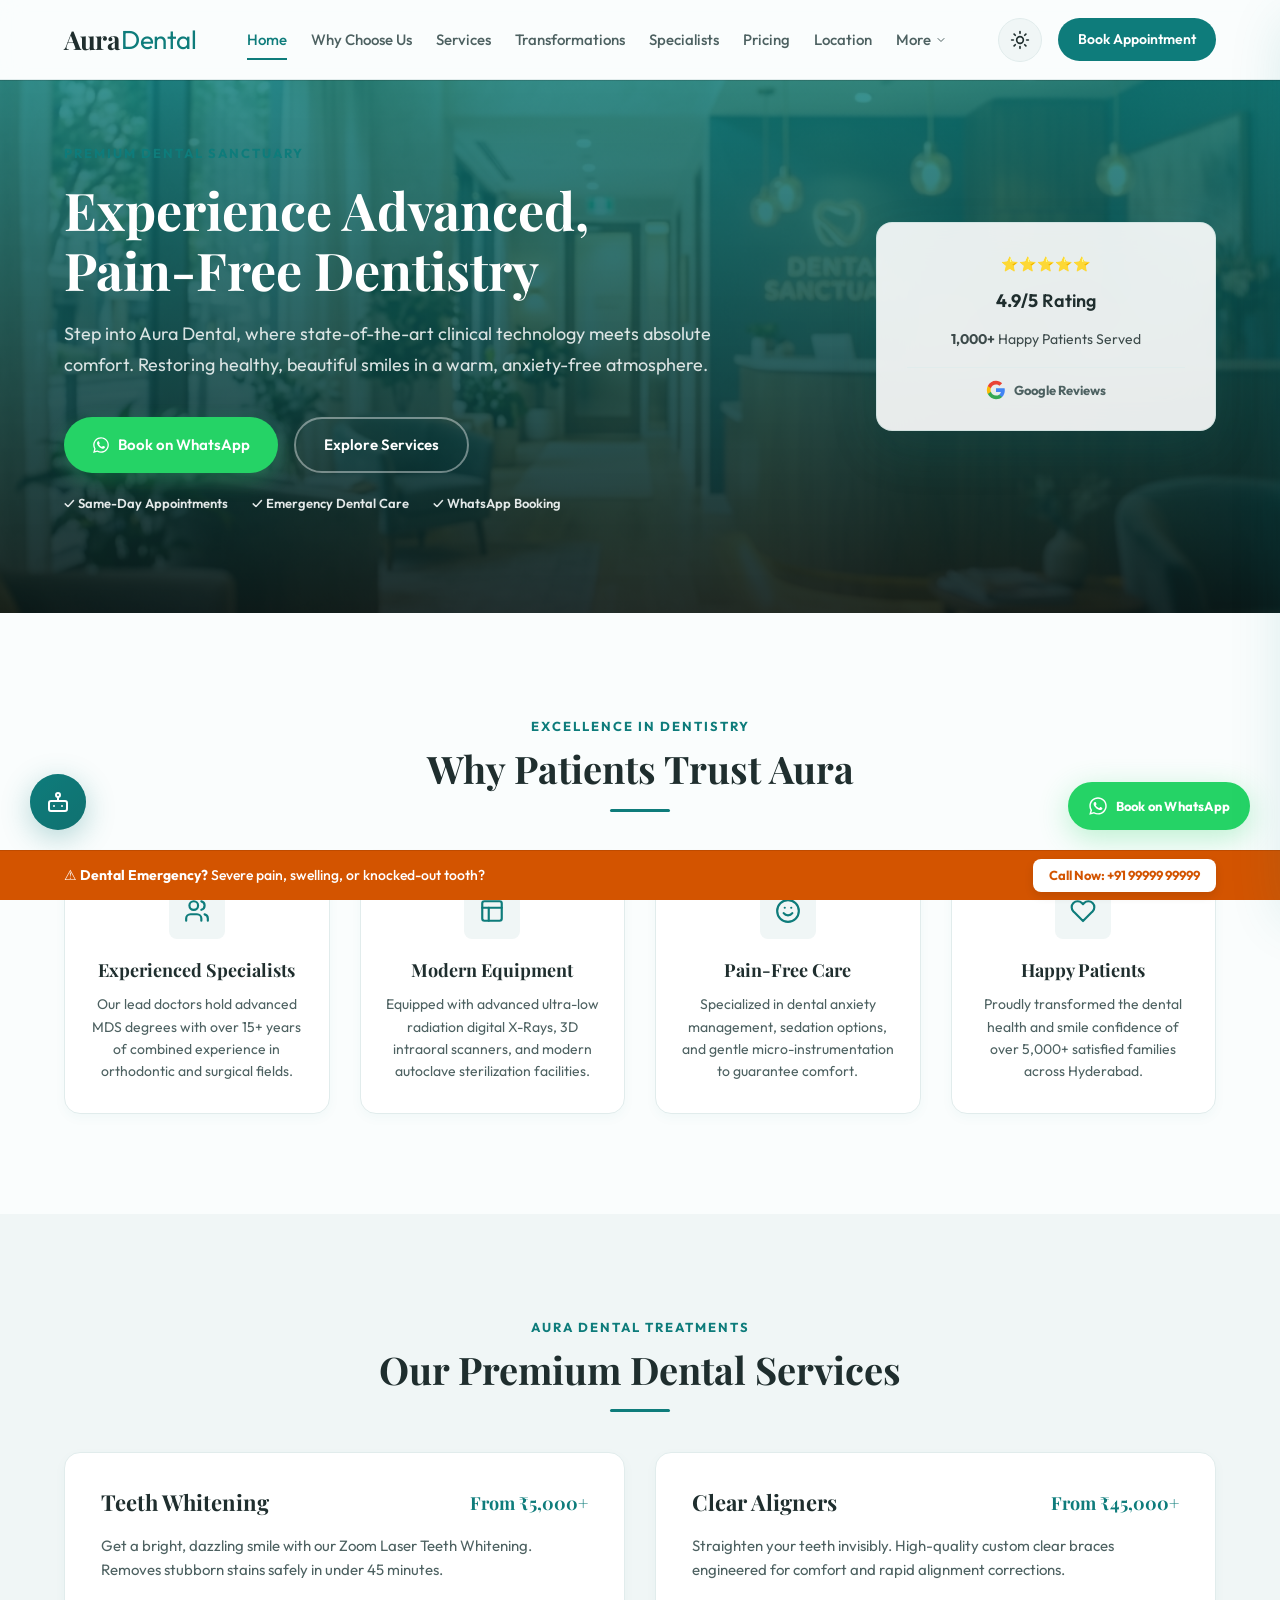
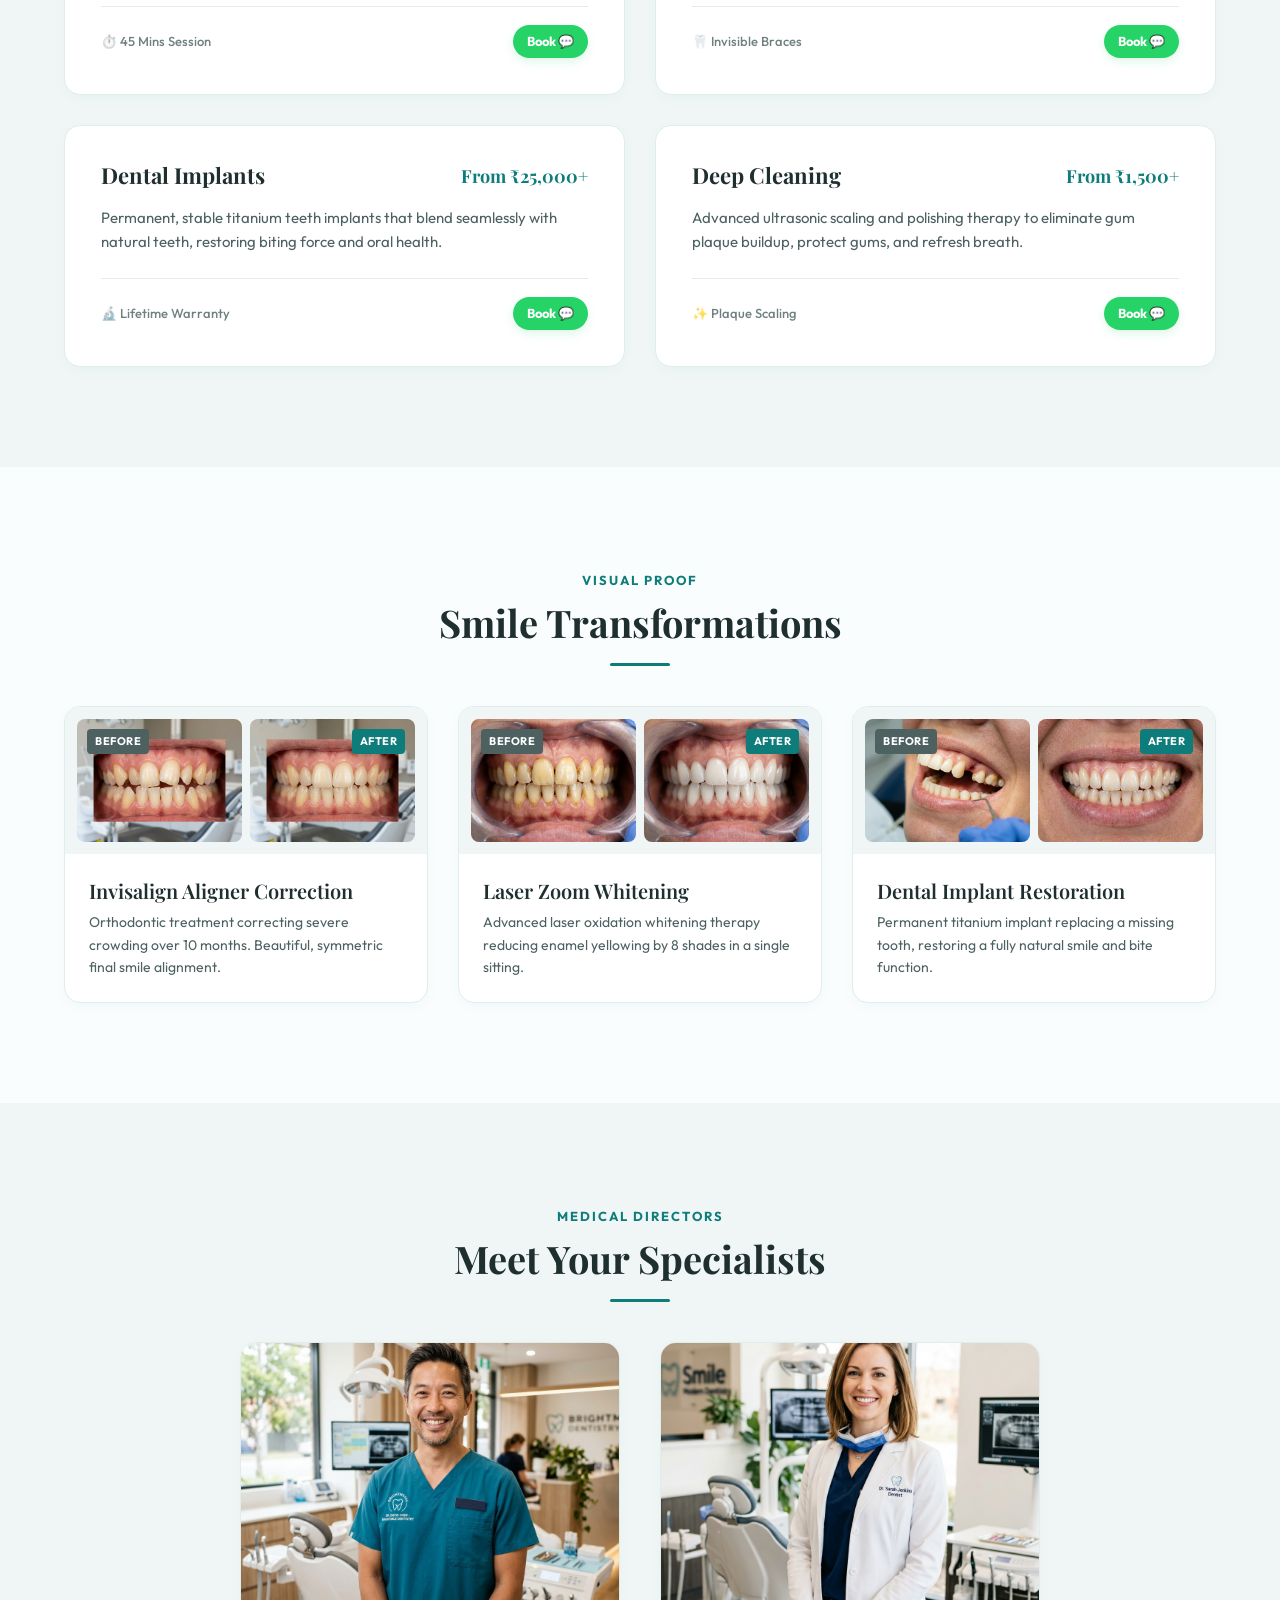
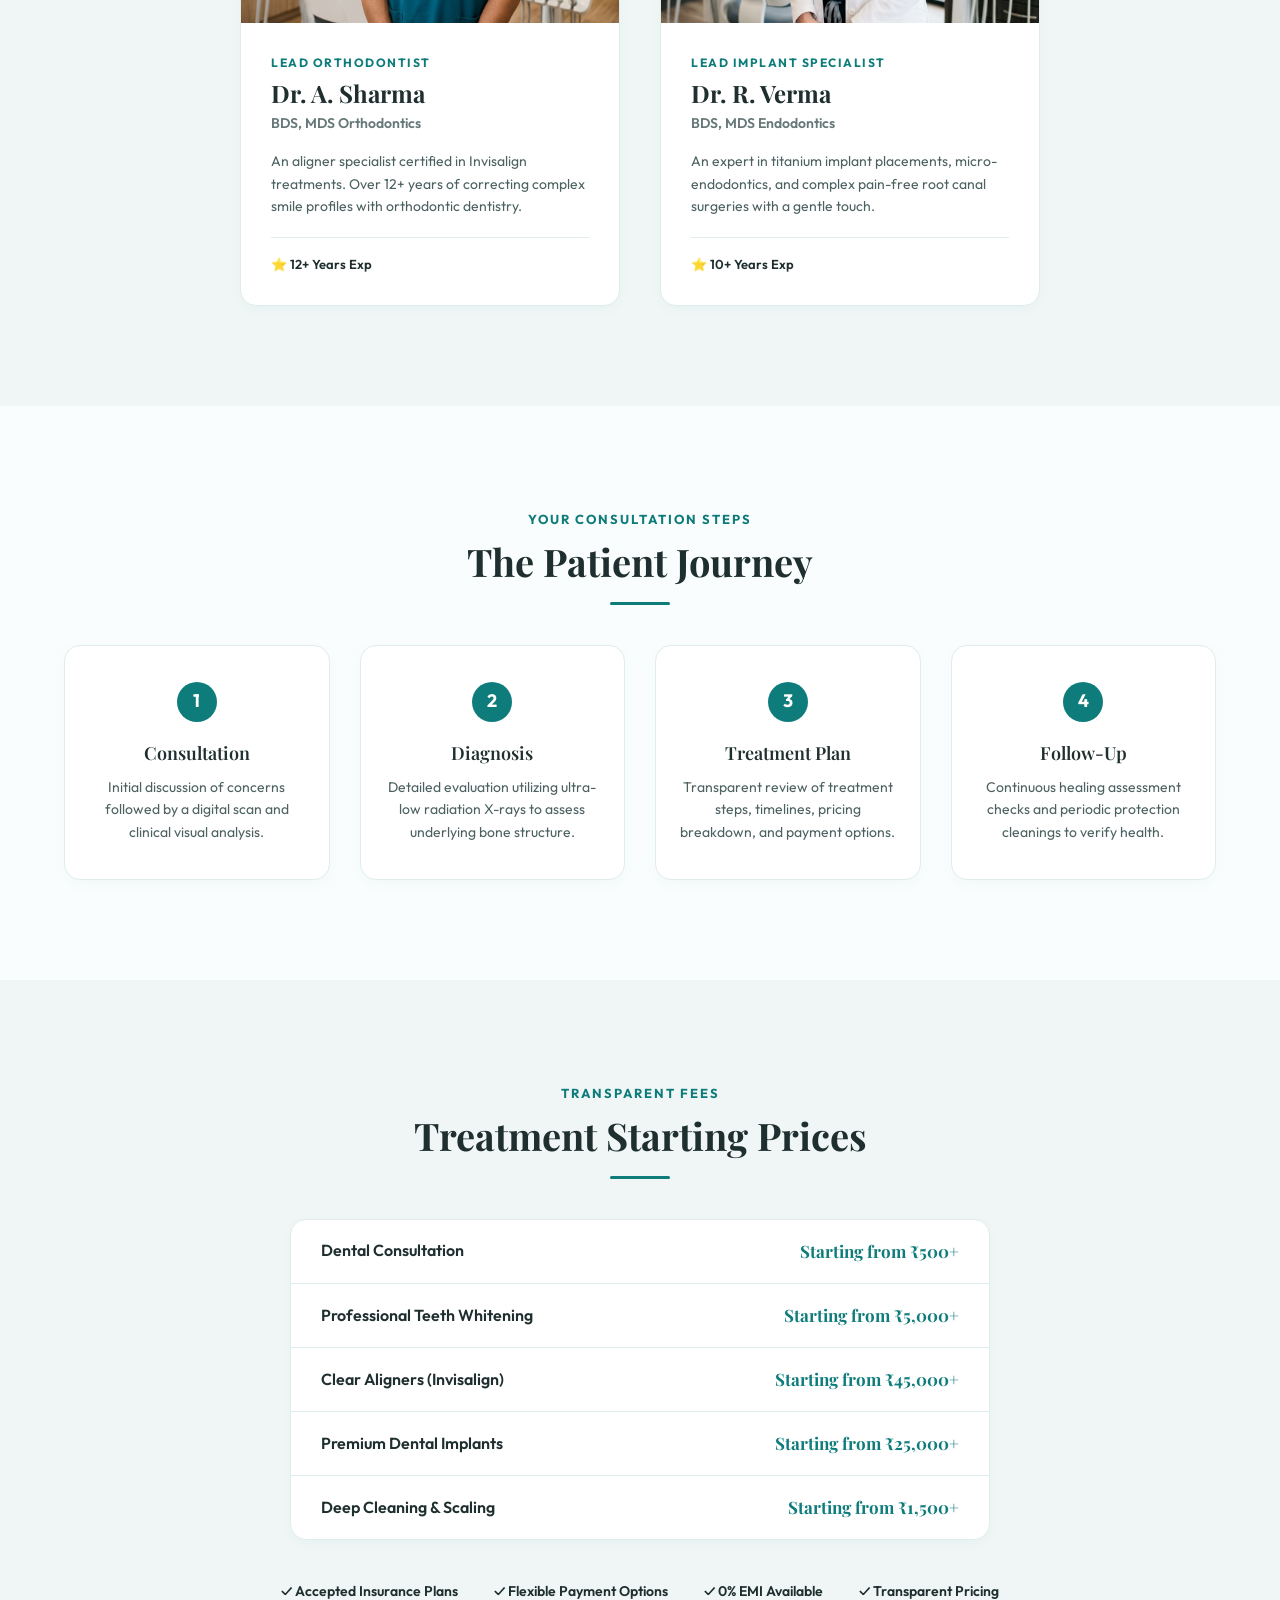
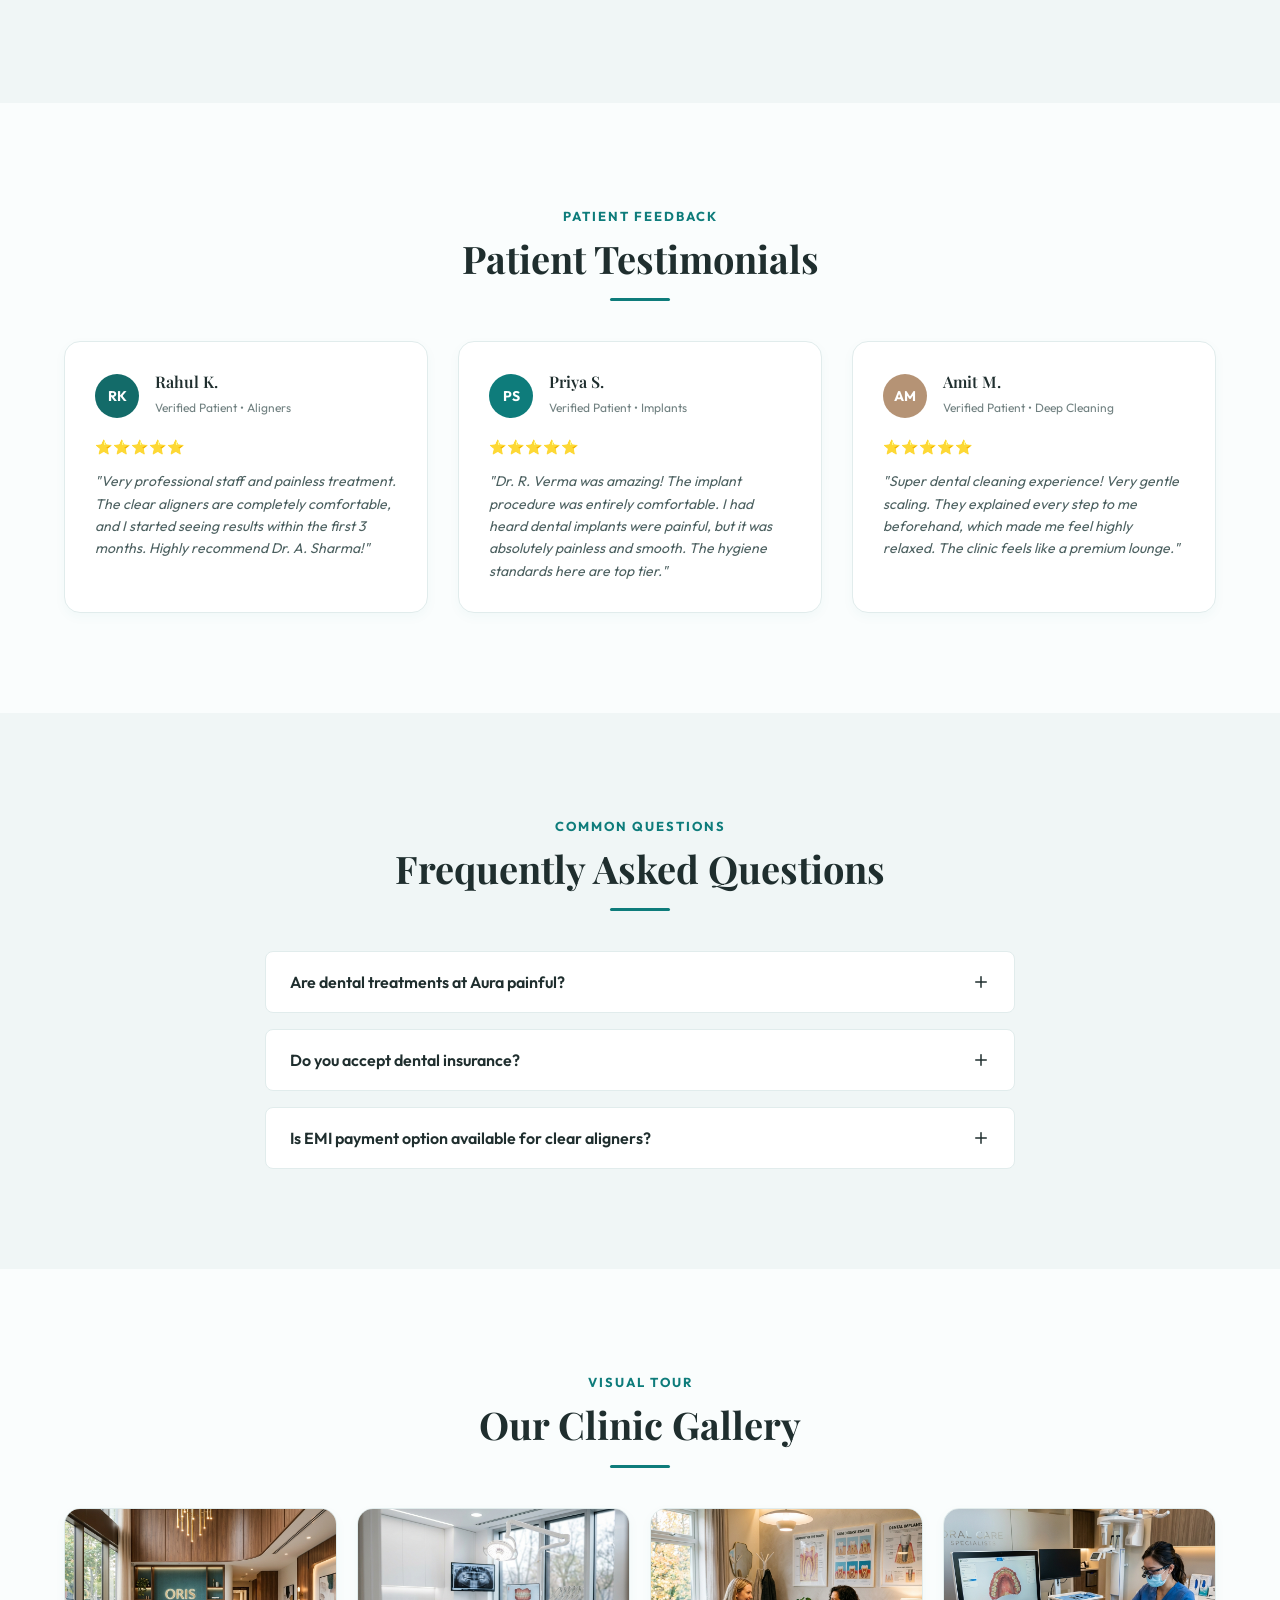
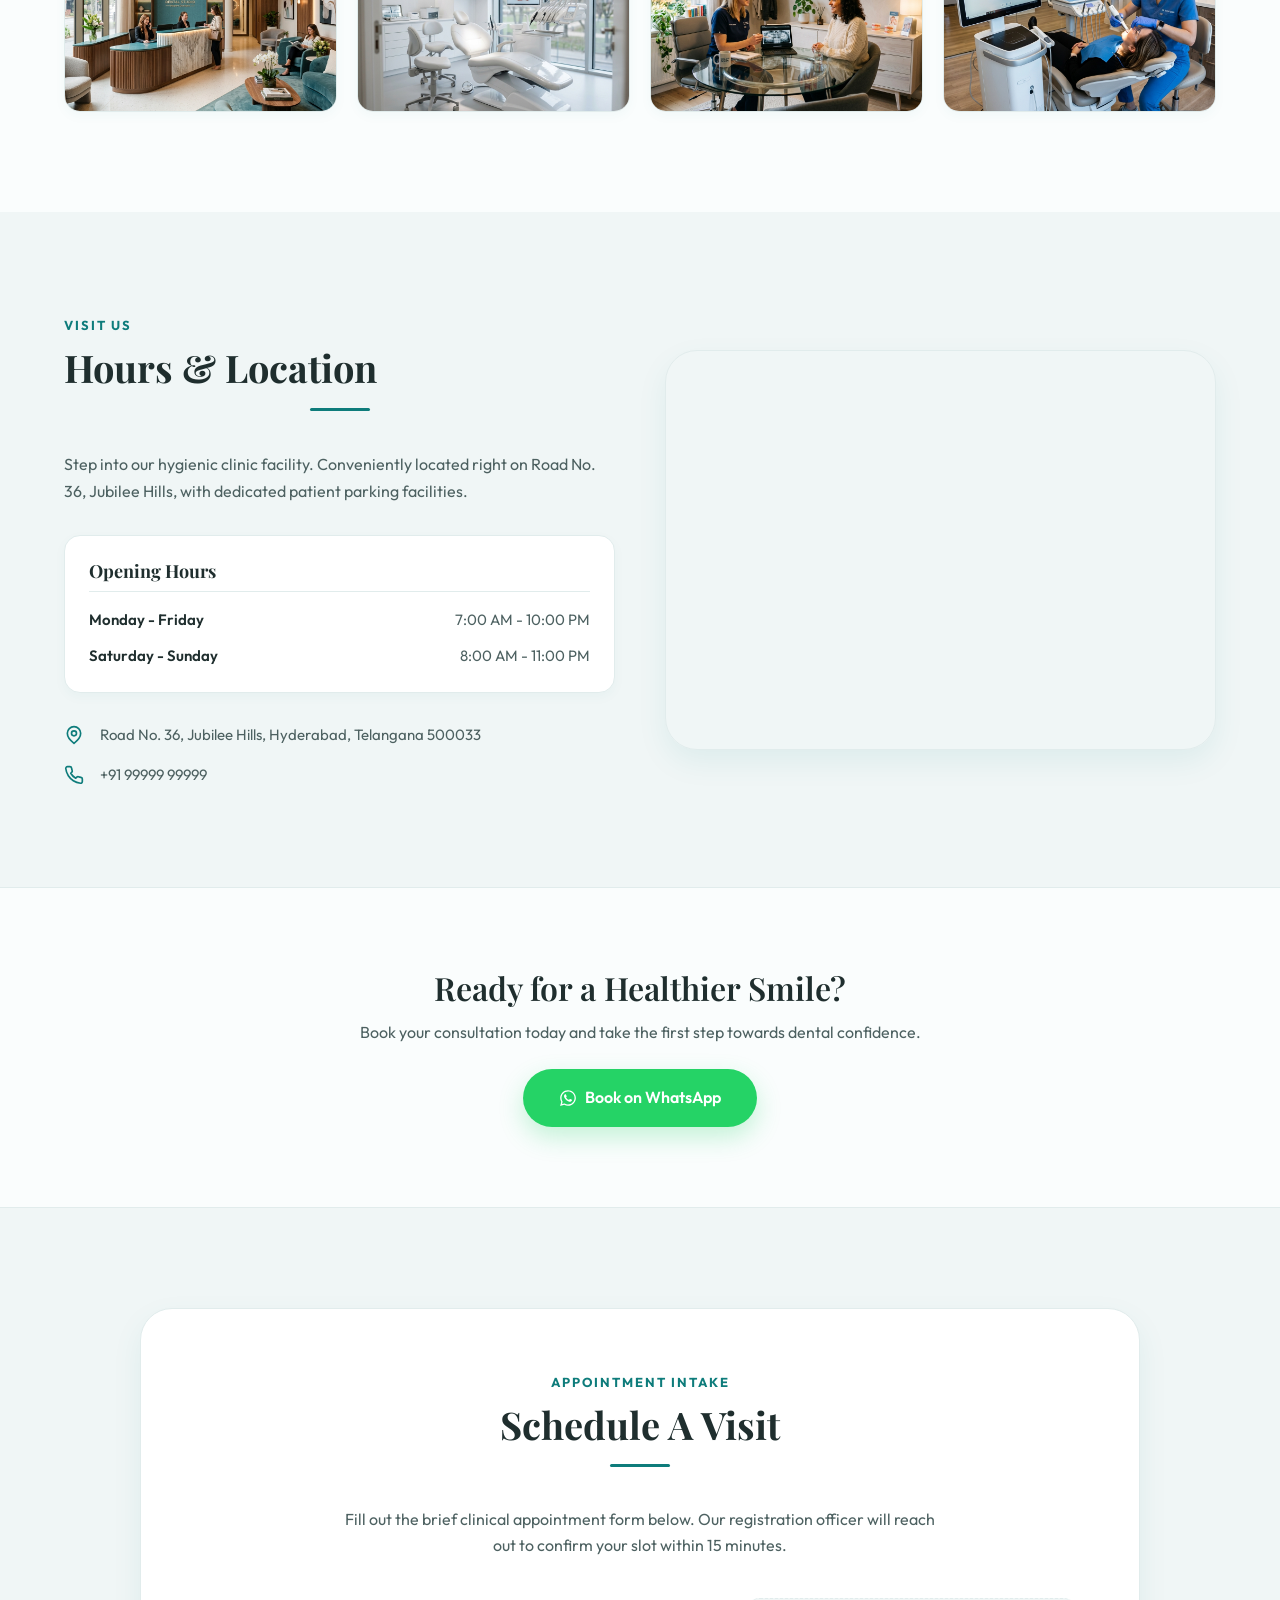
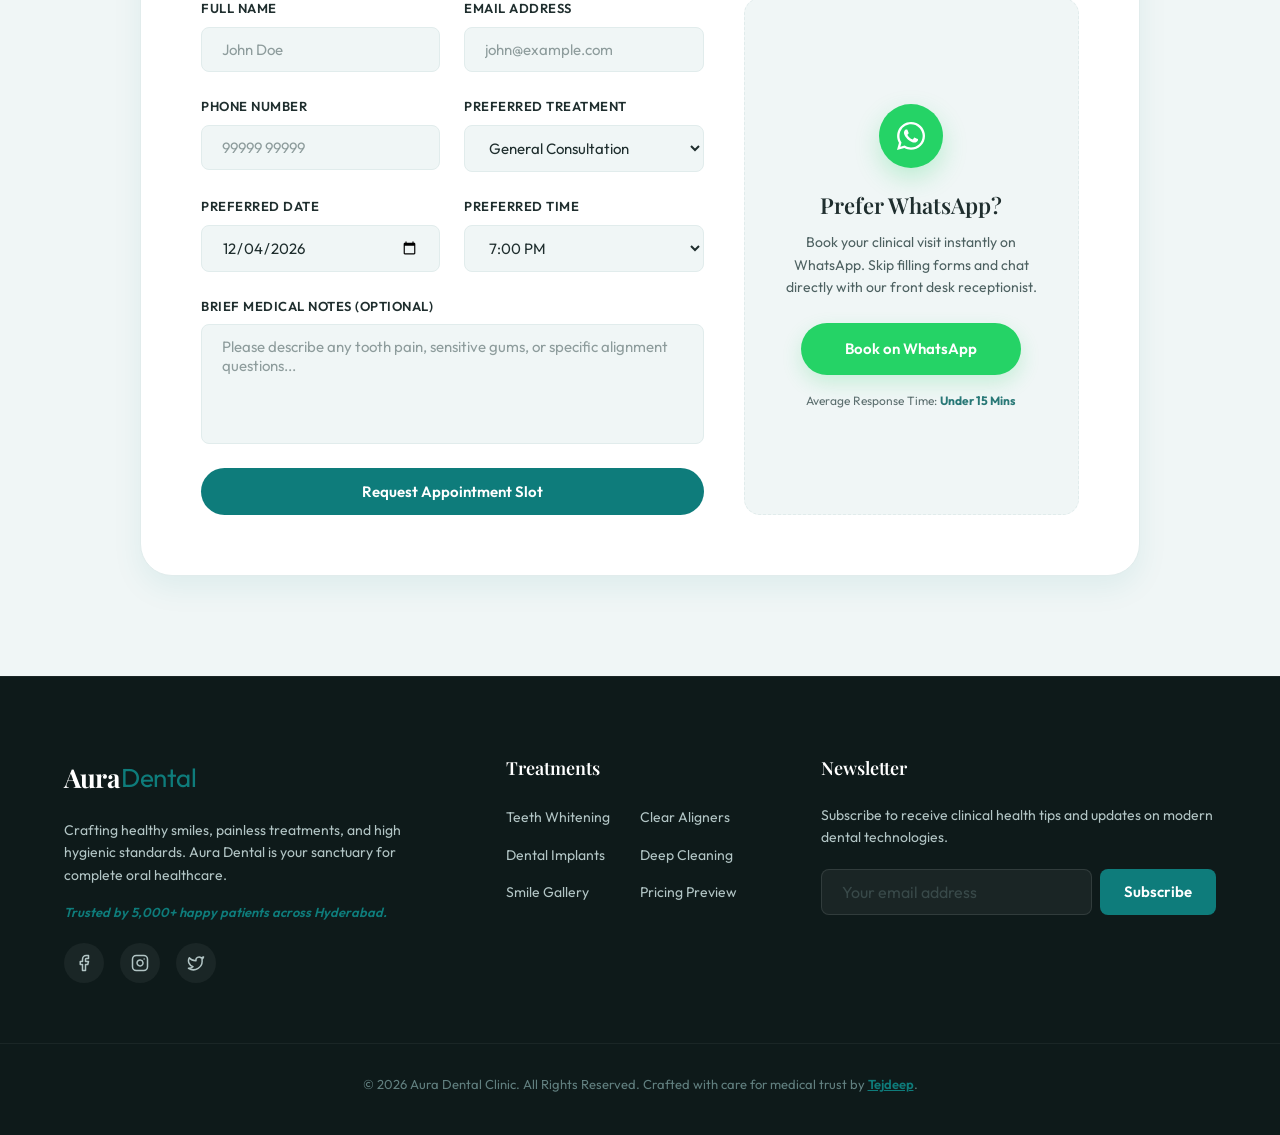
<file: index.html>
<!DOCTYPE html>
<html lang="en">
<head>
  <meta charset="UTF-8">
  <link rel="icon" href="favicon.svg" type="image/svg+xml">
  <meta name="viewport" content="width=device-width, initial-scale=1.0">
  
  <!-- Primary SEO Meta Tags -->
  <title>Aura Dental Clinic | Premium Pain-Free Dentistry Jubilee Hills</title>
  <meta name="description" content="Welcome to Aura Dental Clinic, your premium sanctuary for advanced, pain-free dental care in Jubilee Hills, Hyderabad. Offering clear aligners, dental implants, teeth whitening, and general dentistry. Book your appointment today!">
  <meta name="keywords" content="Dental Clinic Hyderabad, Dentist Jubilee Hills, Pain-free Dental Clinic, Clear Aligners Hyderabad, Dental Implants Hyderabad, Teeth Whitening, Dentist near me">
  <meta name="author" content="Aura Dental Clinic">
  <link rel="canonical" href="https://auradentalclinic.com">

  <!-- Google Fonts -->
  <link rel="preconnect" href="https://fonts.googleapis.com">
  <link rel="preconnect" href="https://fonts.gstatic.com" crossorigin>
  <link href="https://fonts.googleapis.com/css2?family=Outfit:wght@300;400;500;600;700;800&family=Playfair+Display:ital,wght@0,500;0,600;0,700;1,400&display=swap" rel="stylesheet">

  <!-- Stylesheet -->
  <link rel="stylesheet" href="style.css">

  <!-- Local Dentist Schema JSON-LD -->
  <script type="application/ld+json">
    {
      "@context": "https://schema.org",
      "@type": "Dentist",
      "name": "Aura Dental Clinic",
      "image": "https://auradentalclinic.com/assets/gallery6.png",
      "@id": "https://auradentalclinic.com",
      "url": "https://auradentalclinic.com",
      "telephone": "+91 99999 99999",
      "priceRange": "$$",
      "address": {
        "@type": "PostalAddress",
        "streetAddress": "Road No. 36, Jubilee Hills",
        "addressLocality": "Hyderabad",
        "addressRegion": "Telangana",
        "postalCode": "500033",
        "addressCountry": "IN"
      },
      "geo": {
        "@type": "GeoCoordinates",
        "latitude": 17.4343,
        "longitude": 78.4116
      },
      "openingHoursSpecification": [
        {
          "@type": "OpeningHoursSpecification",
          "dayOfWeek": ["Monday", "Tuesday", "Wednesday", "Thursday", "Friday"],
          "opens": "07:00",
          "closes": "22:00"
        },
        {
          "@type": "OpeningHoursSpecification",
          "dayOfWeek": ["Saturday", "Sunday"],
          "opens": "08:00",
          "closes": "23:00"
        }
      ]
    }
  </script>

  <!-- Anti-flash Theme Script -->
  <script>
    const t = localStorage.getItem('theme');
    const d = window.matchMedia('(prefers-color-scheme: dark)').matches;
    if (t === 'dark' || (!t && d)) document.documentElement.setAttribute('data-theme','dark');
  </script>
</head>
<body>

  <!-- Sticky Emergency Banner -->
  <div class="emergency-banner" id="emergency-banner">
    <div class="container emergency-container">
      <span class="emergency-text">⚠️ <strong>Dental Emergency?</strong> Severe pain, swelling, or knocked-out tooth?</span>
      <a href="tel:+919999999999" class="btn btn-emergency">Call Now: +91 99999 99999</a>
    </div>
  </div>

  <!-- Header Section -->
  <header class="header">
    <div class="header-container container">
      <!-- Logo -->
      <a href="#" class="logo">
        <span class="logo-text">Aura</span><span class="logo-dot">Dental</span>
      </a>

      <!-- Desktop Nav -->
      <nav class="nav-desktop">
        <a href="#hero" class="nav-link active">Home</a>
        <a href="#why-choose-us" class="nav-link">Why Choose Us</a>
        <a href="#services" class="nav-link">Services</a>
        <a href="#transformations" class="nav-link">Transformations</a>
        <a href="#specialists" class="nav-link">Specialists</a>
        <a href="#pricing" class="nav-link">Pricing</a>
        <a href="#location" class="nav-link">Location</a>
        <div class="nav-dropdown">
          <button class="nav-dropdown-btn">
            More
            <svg class="chevron-icon" xmlns="http://www.w3.org/2000/svg" width="12" height="12" viewBox="0 0 24 24" fill="none" stroke="currentColor" stroke-width="2" stroke-linecap="round" stroke-linejoin="round">
              <polyline points="6 9 12 15 18 9"></polyline>
            </svg>
          </button>
          <div class="nav-dropdown-content">
            <a href="#testimonials" class="nav-link-sub">Reviews</a>
            <a href="#faq" class="nav-link-sub">FAQ</a>
            <a href="#contact" class="nav-link-sub">Contact</a>
          </div>
        </div>
      </nav>

      <!-- Utility Actions -->
      <div class="header-actions">
        <!-- Dark Mode Toggle -->
        <button id="theme-toggle" class="theme-toggle" aria-label="Toggle Theme">
          <svg class="sun-icon" xmlns="http://www.w3.org/2000/svg" viewBox="0 0 24 24" fill="none" stroke="currentColor" stroke-width="2" stroke-linecap="round" stroke-linejoin="round">
            <circle cx="12" cy="12" r="4"></circle>
            <path d="M12 2v2"></path>
            <path d="M12 20v2"></path>
            <path d="m4.93 4.93 1.41 1.41"></path>
            <path d="m17.66 17.66 1.41 1.41"></path>
            <path d="M2 12h2"></path>
            <path d="M20 12h2"></path>
            <path d="m6.34 17.66-1.41 1.41"></path>
            <path d="m19.07 4.93-1.41 1.41"></path>
          </svg>
          <svg class="moon-icon" xmlns="http://www.w3.org/2000/svg" viewBox="0 0 24 24" fill="none" stroke="currentColor" stroke-width="2" stroke-linecap="round" stroke-linejoin="round">
            <path d="M12 3a6 6 0 0 0 9 9 9 9 0 1 1-9-9Z"></path>
          </svg>
        </button>

        <a href="#contact" class="btn btn-primary btn-header-reserve">Book Appointment</a>

        <!-- Hamburger Button -->
        <button class="hamburger" id="hamburger-btn" aria-label="Open Navigation Menu">
          <span class="bar"></span>
          <span class="bar"></span>
          <span class="bar"></span>
        </button>
      </div>
    </div>
  </header>

  <!-- Mobile Drawer Menu -->
  <div class="mobile-drawer" id="mobile-drawer">
    <div class="drawer-header">
      <a href="#" class="logo">
        <span class="logo-text">Aura</span><span class="logo-dot">Dental</span>
      </a>
      <button class="drawer-close" id="drawer-close-btn" aria-label="Close Navigation Menu">
        <svg xmlns="http://www.w3.org/2000/svg" viewBox="0 0 24 24" fill="none" stroke="currentColor" stroke-width="2" stroke-linecap="round" stroke-linejoin="round">
          <line x1="18" y1="6" x2="6" y2="18"></line>
          <line x1="6" y1="6" x2="18" y2="18"></line>
        </svg>
      </button>
    </div>
    <nav class="drawer-nav">
      <a href="#hero" class="drawer-link">Home</a>
      <a href="#why-choose-us" class="drawer-link">Why Choose Us</a>
      <a href="#services" class="drawer-link">Services</a>
      <a href="#transformations" class="drawer-link">Transformations</a>
      <a href="#specialists" class="drawer-link">Specialists</a>
      <a href="#pricing" class="drawer-link">Pricing</a>
      <a href="#testimonials" class="drawer-link">Reviews</a>
      <a href="#faq" class="drawer-link">FAQ</a>
      <a href="#location" class="drawer-link">Location</a>
      <a href="#contact" class="drawer-link">Contact</a>
      <a href="#contact" class="btn btn-primary drawer-btn">Book Appointment</a>
    </nav>
  </div>
  <div class="drawer-overlay" id="drawer-overlay"></div>

  <!-- Hero Section -->
  <section class="hero scroll-reveal" id="hero" style="background-image: linear-gradient(rgba(14, 124, 123, 0.82), rgba(11, 26, 26, 0.9)), url('assets/hero_bg.png');">
    <div class="hero-container container">
      <div class="hero-content">
        <span class="hero-subtitle">Premium Dental Sanctuary</span>
        <h1 class="hero-title">Experience Advanced, Pain-Free Dentistry</h1>
        <p class="hero-desc">Step into Aura Dental, where state-of-the-art clinical technology meets absolute comfort. Restoring healthy, beautiful smiles in a warm, anxiety-free atmosphere.</p>
        
        <div class="hero-actions-container">
          <div class="hero-actions">
            <a href="https://wa.me/919999999999?text=Hi%20Aura%20Dental%2C%20I'd%20like%20to%20book%20an%20appointment." target="_blank" rel="noopener noreferrer" class="btn btn-primary btn-wa-hero">
              <svg xmlns="http://www.w3.org/2000/svg" viewBox="0 0 448 512" fill="currentColor" style="width: 18px; height: 18px; margin-right: 8px;">
                <path d="M380.9 97.1C339 55.1 283.2 32 223.9 32c-122.4 0-222 99.6-222 222 0 39.1 10.2 77.3 29.6 111L0 480l117.7-30.9c32.4 17.7 68.9 27 106.1 27h.1c122.3 0 224.1-99.6 224.1-222 0-59.3-25.2-115-67.1-157zm-157 341.6c-33.2 0-65.7-8.9-94-25.7l-6.7-4-69.8 18.3L72 359.2l-4.4-7c-18.5-29.4-28.2-63.3-28.2-98.2 0-101.7 82.8-184.5 184.6-184.5 49.3 0 95.6 19.2 130.4 54.1 34.8 34.9 56.2 81.2 56.1 130.5 0 101.8-84.9 184.6-186.6 184.6zm101.2-138.2c-5.5-2.8-32.8-16.2-37.9-18-5.1-1.9-8.8-2.8-12.5 2.8-3.7 5.6-14.3 18-17.6 21.8-3.2 3.7-6.5 4.2-12 1.4-32.6-16.3-54-29.1-75.5-66-5.7-9.8 5.7-9.1 16.3-30.3 1.8-3.7.9-6.9-.5-9.7-1.4-2.8-12.5-30.1-17.1-41.2-4.5-10.8-9.1-9.3-12.5-9.5-3.2-.2-6.9-.2-10.6-.2-3.7 0-9.7 1.4-14.8 6.9-5.1 5.6-19.4 19-19.4 46.3 0 27.3 19.9 53.7 22.6 57.4 2.8 3.7 39.1 59.7 94.8 83.8 35.2 15.2 49 16.5 66.6 13.9 10.7-1.6 32.8-13.4 37.4-26.4 4.6-13 4.6-24.1 3.2-26.4-1.3-2.5-5-3.9-10.5-6.6z"/>
              </svg>
              Book on WhatsApp
            </a>
            <a href="#services" class="btn btn-secondary btn-hero-secondary">Explore Services</a>
          </div>
          
          <div class="hero-high-convert-badges">
            <span class="hc-badge">✓ Same-Day Appointments</span>
            <span class="hc-badge">✓ Emergency Dental Care</span>
            <span class="hc-badge">✓ WhatsApp Booking</span>
          </div>
        </div>
      </div>

      <!-- Google Reviews Badge Column -->
      <div class="hero-trust-wrapper">
        <div class="hero-google-card">
          <div class="google-badge-stars">⭐⭐⭐⭐⭐</div>
          <div class="google-badge-rating"><strong>4.9/5</strong> Rating</div>
          <div class="google-badge-count"><strong>1,000+</strong> Happy Patients Served</div>
          <div class="google-badge-platform">
            <svg xmlns="http://www.w3.org/2000/svg" viewBox="0 0 24 24" width="20" height="20" fill="currentColor">
              <path d="M22.56 12.25c0-.78-.07-1.53-.2-2.25H12v4.26h5.92c-.26 1.37-1.04 2.53-2.21 3.31v2.77h3.57c2.08-1.92 3.28-4.74 3.28-8.09z" fill="#4285F4"/>
              <path d="M12 23c2.97 0 5.46-.98 7.28-2.66l-3.57-2.77c-.98.66-2.23 1.06-3.71 1.06-2.86 0-5.29-1.93-6.16-4.53H2.18v2.84C3.99 20.53 7.7 23 12 23z" fill="#34A853"/>
              <path d="M5.84 14.09c-.22-.66-.35-1.36-.35-2.09s.13-1.43.35-2.09V7.06H2.18C1.43 8.55 1 10.22 1 12s.43 3.45 1.18 4.94l2.85-2.22.81-.63z" fill="#FBBC05"/>
              <path d="M12 5.38c1.62 0 3.06.56 4.21 1.64l3.15-3.15C17.45 2.09 14.97 1 12 1 7.7 1 3.99 3.47 2.18 7.06l3.66 2.84c.87-2.6 3.3-4.52 6.16-4.52z" fill="#EA4335"/>
            </svg>
            <span>Google Reviews</span>
          </div>
        </div>
      </div>
    </div>
  </section>

  <!-- Why Choose Us Section -->
  <section class="why-choose-us scroll-reveal" id="why-choose-us">
    <div class="container">
      <div class="section-header text-center">
        <span class="section-subtitle">Excellence in Dentistry</span>
        <h2 class="section-title">Why Patients Trust Aura</h2>
        <div class="divider"></div>
      </div>
      
      <div class="why-grid">
        <!-- Card 1 -->
        <div class="why-card">
          <div class="why-icon">
            <svg xmlns="http://www.w3.org/2000/svg" viewBox="0 0 24 24" fill="none" stroke="currentColor" stroke-width="2" stroke-linecap="round" stroke-linejoin="round">
              <path d="M16 21v-2a4 4 0 0 0-4-4H6a4 4 0 0 0-4 4v2"></path>
              <circle cx="9" cy="7" r="4"></circle>
              <path d="M22 21v-2a4 4 0 0 0-3-3.87"></path>
              <path d="M16 3.13a4 4 0 0 1 0 7.75"></path>
            </svg>
          </div>
          <h3>Experienced Specialists</h3>
          <p>Our lead doctors hold advanced MDS degrees with over 15+ years of combined experience in orthodontic and surgical fields.</p>
        </div>
        <!-- Card 2 -->
        <div class="why-card">
          <div class="why-icon">
            <svg xmlns="http://www.w3.org/2000/svg" viewBox="0 0 24 24" fill="none" stroke="currentColor" stroke-width="2" stroke-linecap="round" stroke-linejoin="round">
              <rect width="18" height="18" x="3" y="3" rx="2"></rect>
              <path d="M3 9h18"></path>
              <path d="M9 21V9"></path>
            </svg>
          </div>
          <h3>Modern Equipment</h3>
          <p>Equipped with advanced ultra-low radiation digital X-Rays, 3D intraoral scanners, and modern autoclave sterilization facilities.</p>
        </div>
        <!-- Card 3 -->
        <div class="why-card">
          <div class="why-icon">
            <svg xmlns="http://www.w3.org/2000/svg" viewBox="0 0 24 24" fill="none" stroke="currentColor" stroke-width="2" stroke-linecap="round" stroke-linejoin="round">
              <path d="M12 2a10 10 0 0 0-10 10c0 5.523 4.477 10 10 10s10-4.477 10-10A10 10 0 0 0 12 2Z"></path>
              <path d="M8 14s1.5 2 4 2 4-2 4-2"></path>
              <line x1="9" y1="9" x2="9.01" y2="9"></line>
              <line x1="15" y1="9" x2="15.01" y2="9"></line>
            </svg>
          </div>
          <h3>Pain-Free Care</h3>
          <p>Specialized in dental anxiety management, sedation options, and gentle micro-instrumentation to guarantee comfort.</p>
        </div>
        <!-- Card 4 -->
        <div class="why-card">
          <div class="why-icon">
            <svg xmlns="http://www.w3.org/2000/svg" viewBox="0 0 24 24" fill="none" stroke="currentColor" stroke-width="2" stroke-linecap="round" stroke-linejoin="round">
              <path d="M20.84 4.61a5.5 5.5 0 0 0-7.78 0L12 5.67l-1.06-1.06a5.5 5.5 0 0 0-7.78 7.78l1.06 1.06L12 21.23l7.78-7.78 1.06-1.06a5.5 5.5 0 0 0 0-7.78z"></path>
            </svg>
          </div>
          <h3>Happy Patients</h3>
          <p>Proudly transformed the dental health and smile confidence of over 5,000+ satisfied families across Hyderabad.</p>
        </div>
      </div>
    </div>
  </section>

  <!-- Services Section -->
  <section class="services-section scroll-reveal" id="services">
    <div class="container">
      <div class="section-header text-center">
        <span class="section-subtitle">Aura Dental Treatments</span>
        <h2 class="section-title">Our Premium Dental Services</h2>
        <div class="divider"></div>
      </div>

      <div class="services-grid">
        <!-- Service 1 -->
        <div class="service-card">
          <div class="service-card-header">
            <h3>Teeth Whitening</h3>
            <span class="service-price-tag">From ₹5,000+</span>
          </div>
          <p>Get a bright, dazzling smile with our Zoom Laser Teeth Whitening. Removes stubborn stains safely in under 45 minutes.</p>
          <div class="service-footer">
            <span class="service-meta">⏱️ 45 Mins Session</span>
            <a href="https://wa.me/919999999999?text=Hi%20Aura%20Dental%2C%20I'd%20like%20to%20book%20a%20Teeth%20Whitening%20session." target="_blank" rel="noopener noreferrer" class="btn-wa-service" aria-label="Book Teeth Whitening on WhatsApp">
              Book 💬
            </a>
          </div>
        </div>

        <!-- Service 2 -->
        <div class="service-card">
          <div class="service-card-header">
            <h3>Clear Aligners</h3>
            <span class="service-price-tag">From ₹45,000+</span>
          </div>
          <p>Straighten your teeth invisibly. High-quality custom clear braces engineered for comfort and rapid alignment corrections.</p>
          <div class="service-footer">
            <span class="service-meta">🦷 Invisible Braces</span>
            <a href="https://wa.me/919999999999?text=Hi%20Aura%20Dental%2C%20I'd%20like%20to%20consult%20for%20Clear%20Aligners." target="_blank" rel="noopener noreferrer" class="btn-wa-service" aria-label="Book Clear Aligners on WhatsApp">
              Book 💬
            </a>
          </div>
        </div>

        <!-- Service 3 -->
        <div class="service-card">
          <div class="service-card-header">
            <h3>Dental Implants</h3>
            <span class="service-price-tag">From ₹25,000+</span>
          </div>
          <p>Permanent, stable titanium teeth implants that blend seamlessly with natural teeth, restoring biting force and oral health.</p>
          <div class="service-footer">
            <span class="service-meta">🔬 Lifetime Warranty</span>
            <a href="https://wa.me/919999999999?text=Hi%20Aura%20Dental%2C%20I'd%20like%20an%20Implant%20consultation." target="_blank" rel="noopener noreferrer" class="btn-wa-service" aria-label="Book Dental Implants on WhatsApp">
              Book 💬
            </a>
          </div>
        </div>

        <!-- Service 4 -->
        <div class="service-card">
          <div class="service-card-header">
            <h3>Deep Cleaning</h3>
            <span class="service-price-tag">From ₹1,500+</span>
          </div>
          <p>Advanced ultrasonic scaling and polishing therapy to eliminate gum plaque buildup, protect gums, and refresh breath.</p>
          <div class="service-footer">
            <span class="service-meta">✨ Plaque Scaling</span>
            <a href="https://wa.me/919999999999?text=Hi%20Aura%20Dental%2C%20I'd%20like%20to%20book%20a%20Deep%20Cleaning%20session." target="_blank" rel="noopener noreferrer" class="btn-wa-service" aria-label="Book Deep Cleaning on WhatsApp">
              Book 💬
            </a>
          </div>
        </div>
      </div>
    </div>
  </section>

  <!-- Smile Transformations (Before / After) -->
  <section class="transformations-section scroll-reveal" id="transformations">
    <div class="container">
      <div class="section-header text-center">
        <span class="section-subtitle">Visual Proof</span>
        <h2 class="section-title">Smile Transformations</h2>
        <div class="divider"></div>
      </div>

      <div class="transform-grid">
        <!-- Card 1 -->
        <div class="transform-card">
          <div class="transform-images">
            <div class="image-box before">
              <img src="assets/aligners-before.png" alt="Alignment Before" class="transform-img">
              <span class="label-badge before-badge">Before</span>
            </div>
            <div class="image-box after">
              <img src="assets/aligners-after.png" alt="Alignment After" class="transform-img">
              <span class="label-badge after-badge">After</span>
            </div>
          </div>
          <div class="transform-details">
            <h3>Invisalign Aligner Correction</h3>
            <p>Orthodontic treatment correcting severe crowding over 10 months. Beautiful, symmetric final smile alignment.</p>
          </div>
        </div>

        <!-- Card 2 -->
        <div class="transform-card">
          <div class="transform-images">
            <div class="image-box before">
              <img src="assets/whitening-before.png" alt="Whitening Before" class="transform-img">
              <span class="label-badge before-badge">Before</span>
            </div>
            <div class="image-box after">
              <img src="assets/whitening-after.png" alt="Whitening After" class="transform-img">
              <span class="label-badge after-badge">After</span>
            </div>
          </div>
          <div class="transform-details">
            <h3>Laser Zoom Whitening</h3>
            <p>Advanced laser oxidation whitening therapy reducing enamel yellowing by 8 shades in a single sitting.</p>
          </div>
        </div>

        <!-- Card 3 -->
        <div class="transform-card">
          <div class="transform-images">
            <div class="image-box before">
              <img src="assets/implants-before.png" alt="Implants Before" class="transform-img">
              <span class="label-badge before-badge">Before</span>
            </div>
            <div class="image-box after">
              <img src="assets/implants-after.png" alt="Implants After" class="transform-img">
              <span class="label-badge after-badge">After</span>
            </div>
          </div>
          <div class="transform-details">
            <h3>Dental Implant Restoration</h3>
            <p>Permanent titanium implant replacing a missing tooth, restoring a fully natural smile and bite function.</p>
          </div>
        </div>
      </div>
    </div>
  </section>

  <!-- Meet Your Specialists Section -->
  <section class="specialists-section scroll-reveal" id="specialists">
    <div class="container">
      <div class="section-header text-center">
        <span class="section-subtitle">Medical Directors</span>
        <h2 class="section-title">Meet Your Specialists</h2>
        <div class="divider"></div>
      </div>

      <div class="specialists-grid">
        <!-- Doctor 1 -->
        <div class="doctor-card">
          <div class="doctor-img-wrapper">
            <img src="assets/about_story.png" alt="Dr. A. Sharma" class="doctor-img" loading="lazy">
          </div>
          <div class="doctor-info">
            <span class="doctor-role">Lead Orthodontist</span>
            <h3 class="doctor-name">Dr. A. Sharma</h3>
            <span class="doctor-degrees">BDS, MDS Orthodontics</span>
            <p class="doctor-desc">An aligner specialist certified in Invisalign treatments. Over 12+ years of correcting complex smile profiles with orthodontic dentistry.</p>
            <div class="doctor-meta">
              <span class="doctor-exp">⭐ 12+ Years Exp</span>
            </div>
          </div>
        </div>

        <!-- Doctor 2 -->
        <div class="doctor-card">
          <div class="doctor-img-wrapper">
            <img src="assets/special.png" alt="Dr. R. Verma" class="doctor-img" loading="lazy">
          </div>
          <div class="doctor-info">
            <span class="doctor-role">Lead Implant Specialist</span>
            <h3 class="doctor-name">Dr. R. Verma</h3>
            <span class="doctor-degrees">BDS, MDS Endodontics</span>
            <p class="doctor-desc">An expert in titanium implant placements, micro-endodontics, and complex pain-free root canal surgeries with a gentle touch.</p>
            <div class="doctor-meta">
              <span class="doctor-exp">⭐ 10+ Years Exp</span>
            </div>
          </div>
        </div>
      </div>
    </div>
  </section>

  <!-- Patient Journey Section -->
  <section class="journey-section scroll-reveal" id="journey">
    <div class="container">
      <div class="section-header text-center">
        <span class="section-subtitle">Your Consultation Steps</span>
        <h2 class="section-title">The Patient Journey</h2>
        <div class="divider"></div>
      </div>

      <div class="journey-steps">
        <div class="step-card">
          <div class="step-num">1</div>
          <h3>Consultation</h3>
          <p>Initial discussion of concerns followed by a digital scan and clinical visual analysis.</p>
        </div>
        <div class="step-card">
          <div class="step-num">2</div>
          <h3>Diagnosis</h3>
          <p>Detailed evaluation utilizing ultra-low radiation X-rays to assess underlying bone structure.</p>
        </div>
        <div class="step-card">
          <div class="step-num">3</div>
          <h3>Treatment Plan</h3>
          <p>Transparent review of treatment steps, timelines, pricing breakdown, and payment options.</p>
        </div>
        <div class="step-card">
          <div class="step-num">4</div>
          <h3>Follow-Up</h3>
          <p>Continuous healing assessment checks and periodic protection cleanings to verify health.</p>
        </div>
      </div>
    </div>
  </section>

  <!-- Pricing Preview Section -->
  <section class="pricing-section scroll-reveal" id="pricing">
    <div class="container">
      <div class="section-header text-center">
        <span class="section-subtitle">Transparent Fees</span>
        <h2 class="section-title">Treatment Starting Prices</h2>
        <div class="divider"></div>
      </div>

      <div class="pricing-table-wrapper">
        <div class="pricing-row">
          <span class="treatment-name">Dental Consultation</span>
          <span class="starting-price">Starting from ₹500+</span>
        </div>
        <div class="pricing-row">
          <span class="treatment-name">Professional Teeth Whitening</span>
          <span class="starting-price">Starting from ₹5,000+</span>
        </div>
        <div class="pricing-row">
          <span class="treatment-name">Clear Aligners (Invisalign)</span>
          <span class="starting-price">Starting from ₹45,000+</span>
        </div>
        <div class="pricing-row">
          <span class="treatment-name">Premium Dental Implants</span>
          <span class="starting-price">Starting from ₹25,000+</span>
        </div>
        <div class="pricing-row">
          <span class="treatment-name">Deep Cleaning & Scaling</span>
          <span class="starting-price">Starting from ₹1,500+</span>
        </div>
      </div>

      <!-- Pricing Trust Strip -->
      <div class="pricing-trust-strip">
        <span class="pt-item">✓ Accepted Insurance Plans</span>
        <span class="pt-item">✓ Flexible Payment Options</span>
        <span class="pt-item">✓ 0% EMI Available</span>
        <span class="pt-item">✓ Transparent Pricing</span>
      </div>
    </div>
  </section>

  <!-- Patient Testimonials Section -->
  <section class="testimonials-section scroll-reveal" id="testimonials">
    <div class="container">
      <div class="section-header text-center">
        <span class="section-subtitle">Patient Feedback</span>
        <h2 class="section-title">Patient Testimonials</h2>
        <div class="divider"></div>
      </div>

      <div class="reviews-grid">
        <!-- Review 1 -->
        <div class="review-card-item">
          <div class="review-card-header-info">
            <div class="review-avatar" style="background-color: var(--accent-secondary);">RK</div>
            <div>
              <h5 class="review-author">Rahul K.</h5>
              <span class="review-status">Verified Patient &bull; Aligners</span>
            </div>
          </div>
          <div class="review-stars">⭐⭐⭐⭐⭐</div>
          <p class="review-quote">"Very professional staff and painless treatment. The clear aligners are completely comfortable, and I started seeing results within the first 3 months. Highly recommend Dr. A. Sharma!"</p>
        </div>

        <!-- Review 2 -->
        <div class="review-card-item">
          <div class="review-card-header-info">
            <div class="review-avatar" style="background-color: var(--accent-primary);">PS</div>
            <div>
              <h5 class="review-author">Priya S.</h5>
              <span class="review-status">Verified Patient &bull; Implants</span>
            </div>
          </div>
          <div class="review-stars">⭐⭐⭐⭐⭐</div>
          <p class="review-quote">"Dr. R. Verma was amazing! The implant procedure was entirely comfortable. I had heard dental implants were painful, but it was absolutely painless and smooth. The hygiene standards here are top tier."</p>
        </div>

        <!-- Review 3 -->
        <div class="review-card-item">
          <div class="review-card-header-info">
            <div class="review-avatar" style="background-color: #B59375;">AM</div>
            <div>
              <h5 class="review-author">Amit M.</h5>
              <span class="review-status">Verified Patient &bull; Deep Cleaning</span>
            </div>
          </div>
          <div class="review-stars">⭐⭐⭐⭐⭐</div>
          <p class="review-quote">"Super dental cleaning experience! Very gentle scaling. They explained every step to me beforehand, which made me feel highly relaxed. The clinic feels like a premium lounge."</p>
        </div>
      </div>
    </div>
  </section>

  <!-- FAQ Section -->
  <section class="faq-section scroll-reveal" id="faq">
    <div class="container">
      <div class="section-header text-center">
        <span class="section-subtitle">Common Questions</span>
        <h2 class="section-title">Frequently Asked Questions</h2>
        <div class="divider"></div>
      </div>

      <div class="faq-accordion-wrapper">
        <div class="faq-item">
          <button class="faq-question">
            <span>Are dental treatments at Aura painful?</span>
            <span class="faq-icon">
              <svg xmlns="http://www.w3.org/2000/svg" viewBox="0 0 24 24" fill="none" stroke="currentColor" stroke-width="2" stroke-linecap="round" stroke-linejoin="round" style="width: 18px; height: 18px;">
                <line x1="12" y1="5" x2="12" y2="19"></line>
                <line x1="5" y1="12" x2="19" y2="12"></line>
              </svg>
            </span>
          </button>
          <div class="faq-answer">
            <p>No, we specialize in pain-free care. Using gentle instrumentation, modern sedation options, and topical anesthetics, we ensure all treatments (including root canals and implants) are highly comfortable.</p>
          </div>
        </div>

        <div class="faq-item">
          <button class="faq-question">
            <span>Do you accept dental insurance?</span>
            <span class="faq-icon">
              <svg xmlns="http://www.w3.org/2000/svg" viewBox="0 0 24 24" fill="none" stroke="currentColor" stroke-width="2" stroke-linecap="round" stroke-linejoin="round" style="width: 18px; height: 18px;">
                <line x1="12" y1="5" x2="12" y2="19"></line>
                <line x1="5" y1="12" x2="19" y2="12"></line>
              </svg>
            </span>
          </button>
          <div class="faq-answer">
            <p>Yes, we partner with major insurance companies to help you maximize your coverage. Our administrative staff handles the claims filing process for you directly.</p>
          </div>
        </div>

        <div class="faq-item">
          <button class="faq-question">
            <span>Is EMI payment option available for clear aligners?</span>
            <span class="faq-icon">
              <svg xmlns="http://www.w3.org/2000/svg" viewBox="0 0 24 24" fill="none" stroke="currentColor" stroke-width="2" stroke-linecap="round" stroke-linejoin="round" style="width: 18px; height: 18px;">
                <line x1="12" y1="5" x2="12" y2="19"></line>
                <line x1="5" y1="12" x2="19" y2="12"></line>
              </svg>
            </span>
          </button>
          <div class="faq-answer">
            <p>Yes, we offer flexible 0% interest monthly installment schemes (EMI) for advanced procedures like orthodontic Clear Aligners and Dental Implants, making treatment highly affordable.</p>
          </div>
        </div>
      </div>
    </div>
  </section>

  <!-- Clinic Gallery Section -->
  <section class="gallery-section scroll-reveal" id="gallery">
    <div class="container">
      <div class="section-header text-center">
        <span class="section-subtitle">Visual Tour</span>
        <h2 class="section-title">Our Clinic Gallery</h2>
        <div class="divider"></div>
      </div>

      <div class="gallery-grid">
        <div class="gallery-item">
          <img src="assets/gallery1.png" alt="Modern Reception Area" loading="lazy" class="gallery-img">
          <div class="gallery-overlay">
            <span class="gallery-zoom-text">Reception Area</span>
          </div>
        </div>
        <div class="gallery-item">
          <img src="assets/gallery2.png" alt="Advanced Treatment Room" loading="lazy" class="gallery-img">
          <div class="gallery-overlay">
            <span class="gallery-zoom-text">Treatment Room</span>
          </div>
        </div>
        <div class="gallery-item">
          <img src="assets/gallery3.png" alt="Advanced Consultation Lounge" loading="lazy" class="gallery-img">
          <div class="gallery-overlay">
            <span class="gallery-zoom-text">Consultation Lounge</span>
          </div>
        </div>
        <div class="gallery-item">
          <img src="assets/gallery6.png" alt="State of the Art Equipment" loading="lazy" class="gallery-img">
          <div class="gallery-overlay">
            <span class="gallery-zoom-text">Modern Equipment</span>
          </div>
        </div>
      </div>
    </div>
  </section>

  <!-- Location + Google Maps Section -->
  <section class="location-section scroll-reveal" id="location">
    <div class="container location-grid">
      <div class="location-info">
        <span class="section-subtitle">Visit Us</span>
        <h2 class="section-title">Hours & Location</h2>
        <div class="divider"></div>
        <p class="location-desc">Step into our hygienic clinic facility. Conveniently located right on Road No. 36, Jubilee Hills, with dedicated patient parking facilities.</p>
        
        <div class="hours-card">
          <h3 class="hours-card-title">Opening Hours</h3>
          <div class="hours-list">
            <div class="hours-row">
              <span class="day">Monday - Friday</span>
              <span class="time">7:00 AM - 10:00 PM</span>
            </div>
            <div class="hours-row">
              <span class="day">Saturday - Sunday</span>
              <span class="time">8:00 AM - 11:00 PM</span>
            </div>
          </div>
        </div>

        <div class="contact-details">
          <div class="contact-item">
            <svg class="contact-icon" xmlns="http://www.w3.org/2000/svg" viewBox="0 0 24 24" fill="none" stroke="currentColor" stroke-width="2" stroke-linecap="round" stroke-linejoin="round">
              <path d="M20 10c0 6-8 12-8 12s-8-6-8-12a8 8 0 0 1 16 0Z"></path>
              <circle cx="12" cy="10" r="3"></circle>
            </svg>
            <span>Road No. 36, Jubilee Hills, Hyderabad, Telangana 500033</span>
          </div>
          <div class="contact-item">
            <svg class="contact-icon" xmlns="http://www.w3.org/2000/svg" viewBox="0 0 24 24" fill="none" stroke="currentColor" stroke-width="2" stroke-linecap="round" stroke-linejoin="round">
              <path d="M22 16.92v3a2 2 0 0 1-2.18 2 19.79 19.79 0 0 1-8.63-3.07 19.5 19.5 0 0 1-6-6 19.79 19.79 0 0 1-3.07-8.67A2 2 0 0 1 4.11 2h3a2 2 0 0 1 2 1.72 12.84 12.84 0 0 0 .7 2.81 2 2 0 0 1-.45 2.11L8.09 9.91a16 16 0 0 0 6 6l1.27-1.27a2 2 0 0 1 2.11-.45 12.84 12.84 0 0 0 2.81.7A2 2 0 0 1 22 16.92Z"></path>
            </svg>
            <span>+91 99999 99999</span>
          </div>
        </div>
      </div>

      <div class="map-container">
        <iframe src="https://www.google.com/maps/embed?pb=!1m18!1m12!1m3!1d3807.030588691515!2d78.4116035!3d17.4343135!2m3!1f0!2f0!3f0!3m2!1i1024!2i768!4f13.1!3m3!1m2!1s0x3bcb9135f0f3531b%3A0xcab5e6677f525547!2sJubilee%20Hills%2C%20Hyderabad%2C%20Telangana%20500033!5e0!3m2!1sen!2sin!4v1718430000000!5m2!1sen!2sin" width="100%" height="100%" style="border:0;" allowfullscreen="" loading="lazy" referrerpolicy="no-referrer-when-downgrade"></iframe>
      </div>
    </div>
  </section>

  <!-- Pre-Contact CTA Section -->
  <section class="pre-contact-cta text-center">
    <div class="container">
      <h2>Ready for a Healthier Smile?</h2>
      <p>Book your consultation today and take the first step towards dental confidence.</p>
      <a href="https://wa.me/919999999999?text=Hi%20Aura%20Dental%2C%20I'd%20like%20to%20book%20a%20consultation." target="_blank" rel="noopener noreferrer" class="btn btn-primary btn-wa-large">
        <svg xmlns="http://www.w3.org/2000/svg" viewBox="0 0 448 512" fill="currentColor" style="width: 18px; height: 18px; margin-right: 8px;">
          <path d="M380.9 97.1C339 55.1 283.2 32 223.9 32c-122.4 0-222 99.6-222 222 0 39.1 10.2 77.3 29.6 111L0 480l117.7-30.9c32.4 17.7 68.9 27 106.1 27h.1c122.3 0 224.1-99.6 224.1-222 0-59.3-25.2-115-67.1-157zm-157 341.6c-33.2 0-65.7-8.9-94-25.7l-6.7-4-69.8 18.3L72 359.2l-4.4-7c-18.5-29.4-28.2-63.3-28.2-98.2 0-101.7 82.8-184.5 184.6-184.5 49.3 0 95.6 19.2 130.4 54.1 34.8 34.9 56.2 81.2 56.1 130.5 0 101.8-84.9 184.6-186.6 184.6zm101.2-138.2c-5.5-2.8-32.8-16.2-37.9-18-5.1-1.9-8.8-2.8-12.5 2.8-3.7 5.6-14.3 18-17.6 21.8-3.2 3.7-6.5 4.2-12 1.4-32.6-16.3-54-29.1-75.5-66-5.7-9.8 5.7-9.1 16.3-30.3 1.8-3.7.9-6.9-.5-9.7-1.4-2.8-12.5-30.1-17.1-41.2-4.5-10.8-9.1-9.3-12.5-9.5-3.2-.2-6.9-.2-10.6-.2-3.7 0-9.7 1.4-14.8 6.9-5.1 5.6-19.4 19-19.4 46.3 0 27.3 19.9 53.7 22.6 57.4 2.8 3.7 39.1 59.7 94.8 83.8 35.2 15.2 49 16.5 66.6 13.9 10.7-1.6 32.8-13.4 37.4-26.4 4.6-13 4.6-24.1 3.2-26.4-1.3-2.5-5-3.9-10.5-6.6z"/>
        </svg>
        Book on WhatsApp
      </a>
    </div>
  </section>

  <!-- Contact & Reservation Form Section -->
  <section class="contact-section scroll-reveal" id="contact">
    <div class="container">
      <div class="contact-box">
        <div class="section-header text-center">
          <span class="section-subtitle">Appointment Intake</span>
          <h2 class="section-title">Schedule A Visit</h2>
          <div class="divider"></div>
          <p class="contact-intro">Fill out the brief clinical appointment form below. Our registration officer will reach out to confirm your slot within 15 minutes.</p>
        </div>

        <div class="booking-grid">
          <!-- Left: Standard Form -->
          <div class="booking-form-wrapper">
            <form id="reservation-form" class="reservation-form">
              <div class="form-row">
                <div class="form-group">
                  <label for="res-name">Full Name</label>
                  <input type="text" id="res-name" name="name" placeholder="John Doe" required>
                </div>
                <div class="form-group">
                  <label for="res-email">Email Address</label>
                  <input type="email" id="res-email" name="email" placeholder="john@example.com" required>
                </div>
              </div>

              <div class="form-row">
                <div class="form-group">
                  <label for="res-phone">Phone Number</label>
                  <input type="tel" id="res-phone" name="phone" placeholder="99999 99999" required>
                </div>
                <div class="form-group">
                  <label for="res-treatment">Preferred Treatment</label>
                  <select id="res-treatment" name="treatment" required>
                    <option value="Consultation" selected>General Consultation</option>
                    <option value="Whitening">Teeth Whitening</option>
                    <option value="Aligners">Clear Aligners</option>
                    <option value="Implants">Dental Implants</option>
                    <option value="Cleaning">Deep Cleaning & Scaling</option>
                  </select>
                </div>
              </div>

              <div class="form-row">
                <div class="form-group">
                  <label for="res-date">Preferred Date</label>
                  <input type="date" id="res-date" name="date" required>
                </div>
                <div class="form-group">
                  <label for="res-time">Preferred Time</label>
                  <select id="res-time" name="time" required>
                    <option value="09:00 AM">9:00 AM</option>
                    <option value="11:00 AM">11:00 AM</option>
                    <option value="01:00 PM">1:00 PM</option>
                    <option value="03:00 PM">3:00 PM</option>
                    <option value="05:00 PM">5:00 PM</option>
                    <option value="07:00 PM" selected>7:00 PM</option>
                  </select>
                </div>
              </div>

              <div class="form-group">
                <label for="res-notes">Brief Medical Notes (Optional)</label>
                <textarea id="res-notes" name="notes" placeholder="Please describe any tooth pain, sensitive gums, or specific alignment questions..."></textarea>
              </div>

              <button type="submit" class="btn btn-primary btn-block" id="form-submit-btn">
                <span class="btn-text">Request Appointment Slot</span>
                <span class="btn-loader hidden"></span>
              </button>

              <!-- Form Message Alerts -->
              <div id="form-alert" class="form-alert hidden"></div>
            </form>
          </div>

          <!-- Right: WhatsApp Side CTA -->
          <div class="booking-wa-sidebar">
            <div class="booking-wa-card">
              <div class="wa-icon-large">
                <svg xmlns="http://www.w3.org/2000/svg" viewBox="0 0 448 512" fill="currentColor">
                  <path d="M380.9 97.1C339 55.1 283.2 32 223.9 32c-122.4 0-222 99.6-222 222 0 39.1 10.2 77.3 29.6 111L0 480l117.7-30.9c32.4 17.7 68.9 27 106.1 27h.1c122.3 0 224.1-99.6 224.1-222 0-59.3-25.2-115-67.1-157zm-157 341.6c-33.2 0-65.7-8.9-94-25.7l-6.7-4-69.8 18.3L72 359.2l-4.4-7c-18.5-29.4-28.2-63.3-28.2-98.2 0-101.7 82.8-184.5 184.6-184.5 49.3 0 95.6 19.2 130.4 54.1 34.8 34.9 56.2 81.2 56.1 130.5 0 101.8-84.9 184.6-186.6 184.6zm101.2-138.2c-5.5-2.8-32.8-16.2-37.9-18-5.1-1.9-8.8-2.8-12.5 2.8-3.7 5.6-14.3 18-17.6 21.8-3.2 3.7-6.5 4.2-12 1.4-32.6-16.3-54-29.1-75.5-66-5.7-9.8 5.7-9.1 16.3-30.3 1.8-3.7.9-6.9-.5-9.7-1.4-2.8-12.5-30.1-17.1-41.2-4.5-10.8-9.1-9.3-12.5-9.5-3.2-.2-6.9-.2-10.6-.2-3.7 0-9.7 1.4-14.8 6.9-5.1 5.6-19.4 19-19.4 46.3 0 27.3 19.9 53.7 22.6 57.4 2.8 3.7 39.1 59.7 94.8 83.8 35.2 15.2 49 16.5 66.6 13.9 10.7-1.6 32.8-13.4 37.4-26.4 4.6-13 4.6-24.1 3.2-26.4-1.3-2.5-5-3.9-10.5-6.6z"/>
                </svg>
              </div>
              <h3>Prefer WhatsApp?</h3>
              <p>Book your clinical visit instantly on WhatsApp. Skip filling forms and chat directly with our front desk receptionist.</p>
              <a href="https://wa.me/919999999999?text=Hi%20Aura%20Dental%2C%20I'd%20like%20to%20book%20an%20appointment." target="_blank" rel="noopener noreferrer" class="btn btn-primary wa-direct-booking-btn">
                <span>Book on WhatsApp</span>
              </a>
              <span class="wa-badge-subtext">Average Response Time: <strong>Under 15 Mins</strong></span>
            </div>
          </div>
        </div>
      </div>
    </div>
  </section>

  <!-- Footer Section -->
  <footer class="footer">
    <div class="container footer-grid">
      <!-- About / Description -->
      <div class="footer-col footer-about">
        <a href="#" class="logo footer-logo">
          <span class="logo-text">Aura</span><span class="logo-dot">Dental</span>
        </a>
        <p class="footer-desc">Crafting healthy smiles, painless treatments, and high hygienic standards. Aura Dental is your sanctuary for complete oral healthcare.</p>
        <p class="footer-social-proof">Trusted by 5,000+ happy patients across Hyderabad.</p>
        <!-- Social Icons -->
        <div class="social-links">
          <a href="#" aria-label="Facebook">
            <svg xmlns="http://www.w3.org/2000/svg" viewBox="0 0 24 24" fill="none" stroke="currentColor" stroke-width="2" stroke-linecap="round" stroke-linejoin="round">
              <path d="M18 2h-3a5 5 0 0 0-5 5v3H7v4h3v8h4v-8h3l1-4h-4V7a1 1 0 0 1 1-1h3z"></path>
            </svg>
          </a>
          <a href="#" aria-label="Instagram">
            <svg xmlns="http://www.w3.org/2000/svg" viewBox="0 0 24 24" fill="none" stroke="currentColor" stroke-width="2" stroke-linecap="round" stroke-linejoin="round">
              <rect width="20" height="20" x="2" y="2" rx="5" ry="5"></rect>
              <path d="M16 11.37A4 4 0 1 1 12.63 8 4 4 0 0 1 16 11.37z"></path>
              <line x1="17.5" y1="6.5" x2="17.51" y2="6.5"></line>
            </svg>
          </a>
          <a href="#" aria-label="Twitter">
            <svg xmlns="http://www.w3.org/2000/svg" viewBox="0 0 24 24" fill="none" stroke="currentColor" stroke-width="2" stroke-linecap="round" stroke-linejoin="round">
              <path d="M22 4s-.7 2.1-2 3.4c1.6 10-9.4 17.3-18 11.6 2.2.1 4.4-.6 6-2C3 15.5.5 9.6 3 5c2.2 2.6 5.6 4.1 9 4-.9-4.2 4-6.6 7-3.8 1.1 0 3-1.2 3-1.2z"></path>
            </svg>
          </a>
        </div>
      </div>

      <!-- Quick Links -->
      <div class="footer-col footer-links">
        <h5 class="footer-title">Treatments</h5>
        <ul>
          <li><a href="#services">Teeth Whitening</a></li>
          <li><a href="#services">Clear Aligners</a></li>
          <li><a href="#services">Dental Implants</a></li>
          <li><a href="#services">Deep Cleaning</a></li>
          <li><a href="#transformations">Smile Gallery</a></li>
          <li><a href="#pricing">Pricing Preview</a></li>
        </ul>
      </div>

      <!-- Newsletter Signup -->
      <div class="footer-col footer-newsletter">
        <h5 class="footer-title">Newsletter</h5>
        <p>Subscribe to receive clinical health tips and updates on modern dental technologies.</p>
        <form class="newsletter-form" id="newsletter-form">
          <input type="email" placeholder="Your email address" required aria-label="Newsletter Email Address">
          <button type="submit" class="btn btn-primary">Subscribe</button>
        </form>
        <div id="newsletter-alert" class="newsletter-alert hidden"></div>
      </div>
    </div>

    <!-- Copyright and Legal -->
    <div class="footer-bottom text-center">
      <p>&copy; 2026 Aura Dental Clinic. All Rights Reserved. Crafted with care for medical trust by <a href="#" style="text-decoration: underline; color: var(--accent-primary); font-weight: 600;">Tejdeep</a>.</p>
    </div>
  </footer>

  <!-- Floating Widgets -->
  <!-- WhatsApp Floating Pill Button -->
  <a href="https://wa.me/919999999999?text=Hi%20Aura%20Dental%2C%20I'd%20like%20to%20book%20an%20appointment." class="whatsapp-float" target="_blank" rel="noopener noreferrer" aria-label="Chat with Aura Dental on WhatsApp">
    <svg xmlns="http://www.w3.org/2000/svg" viewBox="0 0 448 512" fill="currentColor">
      <path d="M380.9 97.1C339 55.1 283.2 32 223.9 32c-122.4 0-222 99.6-222 222 0 39.1 10.2 77.3 29.6 111L0 480l117.7-30.9c32.4 17.7 68.9 27 106.1 27h.1c122.3 0 224.1-99.6 224.1-222 0-59.3-25.2-115-67.1-157zm-157 341.6c-33.2 0-65.7-8.9-94-25.7l-6.7-4-69.8 18.3L72 359.2l-4.4-7c-18.5-29.4-28.2-63.3-28.2-98.2 0-101.7 82.8-184.5 184.6-184.5 49.3 0 95.6 19.2 130.4 54.1 34.8 34.9 56.2 81.2 56.1 130.5 0 101.8-84.9 184.6-186.6 184.6zm101.2-138.2c-5.5-2.8-32.8-16.2-37.9-18-5.1-1.9-8.8-2.8-12.5 2.8-3.7 5.6-14.3 18-17.6 21.8-3.2 3.7-6.5 4.2-12 1.4-32.6-16.3-54-29.1-75.5-66-5.7-9.8 5.7-9.1 16.3-30.3 1.8-3.7.9-6.9-.5-9.7-1.4-2.8-12.5-30.1-17.1-41.2-4.5-10.8-9.1-9.3-12.5-9.5-3.2-.2-6.9-.2-10.6-.2-3.7 0-9.7 1.4-14.8 6.9-5.1 5.6-19.4 19-19.4 46.3 0 27.3 19.9 53.7 22.6 57.4 2.8 3.7 39.1 59.7 94.8 83.8 35.2 15.2 49 16.5 66.6 13.9 10.7-1.6 32.8-13.4 37.4-26.4 4.6-13 4.6-24.1 3.2-26.4-1.3-2.5-5-3.9-10.5-6.6z"/>
    </svg>
    <span class="whatsapp-float-text">Book on WhatsApp</span>
  </a>

  <!-- Back to Top Button -->
  <button class="back-to-top" id="back-to-top" aria-label="Back to Top">
    <svg xmlns="http://www.w3.org/2000/svg" viewBox="0 0 24 24" fill="none" stroke="currentColor" stroke-width="2" stroke-linecap="round" stroke-linejoin="round">
      <polyline points="18 15 12 9 6 15"></polyline>
    </svg>
  </button>

  <!-- Mobile Sticky Reserve CTA -->
  <div class="mobile-sticky-cta" id="mobile-sticky-cta">
    <a href="#contact" class="btn btn-primary btn-block">Book Appointment</a>
  </div>

  <!-- Doctor Byte Chatbot -->
  <!-- Bottom-Left Floating Launcher -->
  <button class="chatbot-launcher" id="chatbot-launcher" aria-label="Chat with Doctor Byte">
    <div class="chatbot-avatar-wrapper">
      <svg class="bot-icon" xmlns="http://www.w3.org/2000/svg" viewBox="0 0 24 24" fill="none" stroke="currentColor" stroke-width="2" stroke-linecap="round" stroke-linejoin="round">
        <rect width="18" height="10" x="3" y="11" rx="2"></rect>
        <circle cx="12" cy="5" r="2"></circle>
        <path d="M12 7v4"></path>
        <line x1="8" y1="16" x2="8" y2="16"></line>
        <line x1="16" y1="16" x2="16" y2="16"></line>
      </svg>
      <svg class="close-icon" xmlns="http://www.w3.org/2000/svg" viewBox="0 0 24 24" fill="none" stroke="currentColor" stroke-width="2" stroke-linecap="round" stroke-linejoin="round">
        <line x1="18" y1="6" x2="6" y2="18"></line>
        <line x1="6" y1="6" x2="18" y2="18"></line>
      </svg>
    </div>
    <span class="launcher-tooltip">Dr. Byte AI</span>
  </button>

  <!-- Chat Window Container -->
  <div class="chatbot-container" id="chatbot-container">
    <!-- Chat Header -->
    <div class="chatbot-header">
      <div class="chatbot-header-profile">
        <div class="chatbot-header-avatar">
          <svg xmlns="http://www.w3.org/2000/svg" viewBox="0 0 24 24" fill="none" stroke="currentColor" stroke-width="2.5" stroke-linecap="round" stroke-linejoin="round" style="width: 20px; height: 20px; color: #FFFFFF;">
            <rect width="18" height="10" x="3" y="11" rx="2"></rect>
            <circle cx="12" cy="5" r="2"></circle>
            <path d="M12 7v4"></path>
          </svg>
        </div>
        <div class="chatbot-header-meta">
          <h4>Doctor Byte</h4>
          <span class="chatbot-status"><span class="status-dot"></span>Online Assistant</span>
        </div>
      </div>
      <button class="chatbot-close" id="chatbot-close" aria-label="Close Chat Window">
        <svg xmlns="http://www.w3.org/2000/svg" viewBox="0 0 24 24" fill="none" stroke="currentColor" stroke-width="2" stroke-linecap="round" stroke-linejoin="round" style="width: 18px; height: 18px;">
          <line x1="18" y1="6" x2="6" y2="18"></line>
          <line x1="6" y1="6" x2="18" y2="18"></line>
        </svg>
      </button>
    </div>

    <!-- Chat Messages Content -->
    <div class="chatbot-messages" id="chat-messages"></div>

    <!-- Suggestion Container -->
    <div class="chatbot-suggestions" id="chat-suggestions">
      <button class="suggestion-chip" data-query="services">Treatments 🦷</button>
      <button class="suggestion-chip" data-query="pricing">Price List 💰</button>
      <button class="suggestion-chip" data-query="doctors">Our Doctors 👨‍⚕️</button>
      <button class="suggestion-chip" data-query="hours">Timings ⏰</button>
      <button class="suggestion-chip" data-query="booking">Book Slot 📅</button>
    </div>

    <!-- Chat Input Area -->
    <div class="chatbot-input-area">
      <input type="text" id="chat-input" placeholder="Ask Doctor Byte..." aria-label="Type your message">
      <button id="chat-send-btn" aria-label="Send message">
        <svg xmlns="http://www.w3.org/2000/svg" viewBox="0 0 24 24" fill="none" stroke="currentColor" stroke-width="2.5" stroke-linecap="round" stroke-linejoin="round" style="width: 18px; height: 18px;">
          <line x1="22" y1="2" x2="11" y2="13"></line>
          <polygon points="22 2 15 22 11 13 2 9 22 2"></polygon>
        </svg>
      </button>
    </div>
  </div>

  <!-- Toast Container -->
  <div id="toast-container" class="toast-container"></div>

  <script src="script.js"></script>
  <script src="chatbot.js"></script>
</body>
</html>
</file>
<file: style.css>
/* ==========================================================================
   Aura Dental Clinic - Design System & Custom Stylesheet
   ========================================================================== */

/* 1. CSS Variables & Theme Setup */
:root {
  /* Fonts */
  --font-heading: 'Playfair Display', Georgia, serif;
  --font-body: 'Outfit', system-ui, -apple-system, sans-serif;

  /* Theme Colors (Light Mode Default) */
  --bg-primary: #FAFDFD;
  --bg-secondary: #F0F6F6;
  --bg-card: #FFFFFF;
  --text-primary: #1F2E2E;
  --text-secondary: #4D6161;
  --accent-primary: #0E7C7B; /* Medical Clean Teal */
  --accent-secondary: #136B69; /* Soothing Green */
  --accent-hover: #0A5C5B;
  --border-color: #E1ECEC;
  --accent-orange: #D35400; /* Emergency orange/red */
  --accent-gold: #FBBC05;
  
  /* UI Elements */
  --border-radius-sm: 8px;
  --border-radius-md: 16px;
  --border-radius-lg: 32px;
  --border-radius-full: 9999px;
  
  --shadow-sm: 0 4px 12px rgba(14, 124, 123, 0.04);
  --shadow-md: 0 12px 30px rgba(14, 124, 123, 0.08);
  --shadow-lg: 0 20px 50px rgba(14, 124, 123, 0.12);
  --transition-fast: 0.2s cubic-bezier(0.4, 0, 0.2, 1);
  --transition-normal: 0.4s cubic-bezier(0.4, 0, 0.2, 1);
  --transition-slow: 0.6s cubic-bezier(0.4, 0, 0.2, 1);
  
  --container-width: 1200px;
  --header-height: 80px;
}

/* Dark Mode Overrides */
[data-theme="dark"] {
  --bg-primary: #0D1515;
  --bg-secondary: #152222;
  --bg-card: #1A2B2B;
  --text-primary: #F0F6F6;
  --text-secondary: #B2C5C5;
  --accent-primary: #20C9C3;
  --accent-secondary: #17B5AF;
  --accent-hover: #33DBD5;
  --border-color: #263D3D;
  
  --shadow-sm: 0 4px 12px rgba(0, 0, 0, 0.2);
  --shadow-md: 0 12px 30px rgba(0, 0, 0, 0.35);
  --shadow-lg: 0 20px 50px rgba(0, 0, 0, 0.5);
}

/* 2. Resets & Base Styles */
*, *::before, *::after {
  box-sizing: border-box;
  margin: 0;
  padding: 0;
}

html {
  scroll-behavior: smooth;
  scroll-padding-top: calc(var(--header-height) + 40px); /* header + emergency banner */
  -webkit-text-size-adjust: 100%;
}

body {
  font-family: var(--font-body);
  font-size: 16px;
  line-height: 1.6;
  background-color: var(--bg-primary);
  color: var(--text-secondary);
  overflow-x: hidden;
  transition: background-color var(--transition-normal), color var(--transition-normal);
  animation: bodyFadeIn 0.4s ease;
}

@keyframes bodyFadeIn {
  from { opacity: 0; }
  to { opacity: 1; }
}

:focus-visible {
  outline: 2px solid var(--accent-primary);
  outline-offset: 3px;
}

::placeholder {
  color: var(--text-secondary);
  opacity: 0.6;
}

h1, h2, h3, h4, h5, h6 {
  font-family: var(--font-heading);
  color: var(--text-primary);
  line-height: 1.25;
  font-weight: 600;
  transition: color var(--transition-normal);
}

a {
  color: inherit;
  text-decoration: none;
  transition: color var(--transition-fast);
}

img {
  max-width: 100%;
  height: auto;
  display: block;
}

button, input, select, textarea {
  font-family: inherit;
  font-size: inherit;
  color: inherit;
  background: none;
  border: none;
  outline: none;
}

/* Custom Scrollbar */
::-webkit-scrollbar {
  width: 8px;
}
::-webkit-scrollbar-track {
  background: var(--bg-primary);
}
::-webkit-scrollbar-thumb {
  background: var(--border-color);
  border-radius: var(--border-radius-full);
}
::-webkit-scrollbar-thumb:hover {
  background: var(--accent-primary);
}

/* 3. Utility Classes */
.container {
  width: 100%;
  max-width: var(--container-width);
  margin-left: auto;
  margin-right: auto;
  padding-left: 24px;
  padding-right: 24px;
}

.text-center { text-align: center; }
.hidden { display: none !important; }

.section-subtitle {
  font-family: var(--font-body);
  font-size: 13px;
  font-weight: 700;
  text-transform: uppercase;
  letter-spacing: 2px;
  color: var(--accent-primary);
  display: inline-block;
  margin-bottom: 8px;
}

.section-title {
  font-size: 38px;
  font-weight: 700;
  margin-bottom: 16px;
}

@media (max-width: 768px) {
  .section-title { font-size: 30px; }
}

.divider {
  width: 60px;
  height: 3px;
  background-color: var(--accent-primary);
  margin: 0 auto 40px;
  border-radius: var(--border-radius-full);
}

/* Buttons */
.btn {
  display: inline-flex;
  align-items: center;
  justify-content: center;
  font-family: var(--font-body);
  font-weight: 600;
  font-size: 15px;
  padding: 14px 28px;
  border-radius: var(--border-radius-full);
  cursor: pointer;
  transition: all var(--transition-fast);
}

.btn-primary {
  background-color: var(--accent-primary);
  color: #FFFFFF !important;
}

.btn-primary:hover {
  background-color: var(--accent-hover);
  transform: translateY(-2px);
  box-shadow: 0 8px 20px rgba(14, 124, 123, 0.2);
}

.btn-secondary {
  background-color: transparent;
  color: var(--text-primary);
  border: 2px solid var(--border-color);
}

.btn-secondary:hover {
  border-color: var(--accent-primary);
  background-color: var(--accent-primary);
  color: #FFFFFF !important;
  transform: translateY(-2px);
}

.btn-sm {
  padding: 8px 16px;
  font-size: 13px;
}

.btn-block {
  width: 100%;
  display: flex;
}

/* 4. Layout Sections */

/* Emergency Sticky Banner */
.emergency-banner {
  background-color: var(--accent-orange);
  color: #FFFFFF;
  padding: 8px 0;
  z-index: 1010;
  position: fixed;
  bottom: 0;
  left: 0;
  width: 100%;
  border-top: 1px solid rgba(0, 0, 0, 0.1);
  transition: transform 0.3s ease, opacity 0.3s ease;
}

.emergency-container {
  display: flex;
  align-items: center;
  justify-content: space-between;
  flex-wrap: wrap;
  gap: 10px;
}

.emergency-text {
  font-size: 14px;
  font-weight: 500;
}

.btn-emergency {
  background-color: #FFFFFF;
  color: var(--accent-orange) !important;
  padding: 6px 16px;
  font-size: 13px;
  font-weight: 700;
  border-radius: var(--border-radius-sm);
  box-shadow: 0 4px 10px rgba(0, 0, 0, 0.1);
}

.btn-emergency:hover {
  background-color: #F8F9F9;
  transform: scale(1.02);
}

@media (max-width: 768px) {
  .emergency-container {
    flex-direction: column;
    text-align: center;
  }
  .btn-emergency {
    width: 100%;
  }
}

/* Header & Navbar */
.header {
  position: sticky;
  top: 0;
  left: 0;
  width: 100%;
  height: var(--header-height);
  background-color: rgba(250, 253, 253, 0.85);
  backdrop-filter: blur(12px);
  -webkit-backdrop-filter: blur(12px);
  border-bottom: 1px solid var(--border-color);
  z-index: 1000;
  transition: all var(--transition-normal);
}

[data-theme="dark"] .header {
  background-color: rgba(13, 21, 21, 0.85);
}

.header-container {
  display: flex;
  align-items: center;
  justify-content: space-between;
  height: 100%;
}

.logo {
  display: flex;
  align-items: center;
  font-family: var(--font-heading);
  font-size: 26px;
  font-weight: 700;
  color: var(--text-primary);
  letter-spacing: -0.5px;
}

.logo-dot {
  color: var(--accent-primary);
  font-family: var(--font-body);
  font-weight: 400;
  margin-left: 2px;
}

.nav-desktop {
  display: flex;
  align-items: center;
  gap: 24px;
}

.nav-link {
  font-family: var(--font-body);
  font-weight: 500;
  font-size: 15px;
  color: var(--text-secondary);
  position: relative;
  padding: 8px 0;
}

.nav-link::after {
  content: '';
  position: absolute;
  bottom: 0;
  left: 0;
  width: 100%;
  height: 2px;
  background-color: var(--accent-primary);
  transform: scaleX(0);
  transform-origin: right;
  transition: transform var(--transition-fast) ease-out;
}

.nav-link:hover::after,
.nav-link.active::after {
  transform: scaleX(1);
  transform-origin: left;
}

.nav-link:hover,
.nav-link.active {
  color: var(--accent-primary);
}

/* Dropdown Menu Styles */
.nav-dropdown {
  position: relative;
  display: inline-block;
}

.nav-dropdown-btn {
  font-family: var(--font-body);
  font-weight: 500;
  font-size: 15px;
  color: var(--text-secondary);
  background: none;
  border: none;
  cursor: pointer;
  padding: 8px 0;
  display: flex;
  align-items: center;
  gap: 4px;
  transition: color var(--transition-fast);
}

.nav-dropdown-btn:hover {
  color: var(--accent-primary);
}

.chevron-icon {
  transition: transform var(--transition-fast) ease;
}

.nav-dropdown:hover .chevron-icon {
  transform: rotate(180deg);
}

.nav-dropdown-content {
  position: absolute;
  top: 100%;
  left: 50%;
  transform: translateX(-50%) translateY(10px);
  background-color: var(--bg-card);
  min-width: 160px;
  box-shadow: var(--shadow-md);
  border: 1px solid var(--border-color);
  border-radius: var(--border-radius-sm);
  padding: 8px 0;
  opacity: 0;
  visibility: hidden;
  transition: all var(--transition-fast);
  z-index: 100;
}

.nav-dropdown:hover .nav-dropdown-content {
  opacity: 1;
  visibility: visible;
  transform: translateX(-50%) translateY(0);
}

.nav-link-sub {
  display: block;
  padding: 10px 20px;
  font-family: var(--font-body);
  font-weight: 500;
  font-size: 14px;
  color: var(--text-secondary);
  transition: all var(--transition-fast);
  text-align: left;
}

.nav-link-sub:hover {
  background-color: var(--bg-secondary);
  color: var(--accent-primary);
}

.nav-link-sub.active {
  color: var(--accent-primary);
  background-color: var(--bg-secondary);
}

.header-actions {
  display: flex;
  align-items: center;
  gap: 16px;
}

.header-actions .btn-header-reserve {
  padding: 10px 20px;
  font-size: 14px;
}

/* Theme Toggle Button */
.theme-toggle {
  width: 44px;
  height: 44px;
  border-radius: var(--border-radius-full);
  display: flex;
  align-items: center;
  justify-content: center;
  cursor: pointer;
  background-color: var(--bg-secondary);
  border: 1px solid var(--border-color);
  color: var(--text-primary);
  transition: all var(--transition-fast);
}

.theme-toggle:hover {
  background-color: var(--border-color);
}

.theme-toggle svg {
  width: 20px;
  height: 20px;
  transition: transform 0.5s ease;
}

.sun-icon { display: block; }
.moon-icon { display: none; }

[data-theme="dark"] .sun-icon { display: none; }
[data-theme="dark"] .moon-icon { display: block; }

/* Hamburger Menu Icon */
.hamburger {
  display: none;
  flex-direction: column;
  justify-content: space-between;
  width: 24px;
  height: 18px;
  cursor: pointer;
  z-index: 1010;
}

.hamburger .bar {
  width: 100%;
  height: 2px;
  background-color: var(--text-primary);
  border-radius: var(--border-radius-full);
  transition: all var(--transition-fast);
}

/* Mobile Nav Drawer */
.mobile-drawer {
  position: fixed;
  top: 0;
  right: -320px;
  width: 320px;
  height: 100vh;
  background-color: var(--bg-primary);
  box-shadow: var(--shadow-lg);
  padding: 40px 30px;
  display: flex;
  flex-direction: column;
  gap: 40px;
  z-index: 1050;
  transition: right var(--transition-normal);
  border-left: 1px solid var(--border-color);
}

.mobile-drawer.active {
  right: 0;
}

.drawer-header {
  display: flex;
  align-items: center;
  justify-content: space-between;
}

.drawer-close {
  width: 40px;
  height: 40px;
  display: flex;
  align-items: center;
  justify-content: center;
  cursor: pointer;
  border-radius: var(--border-radius-full);
  background-color: var(--bg-secondary);
  color: var(--text-primary);
}

.drawer-close svg {
  width: 20px;
  height: 20px;
}

.drawer-nav {
  display: flex;
  flex-direction: column;
  gap: 16px;
}

.drawer-link {
  font-family: var(--font-body);
  font-size: 18px;
  font-weight: 600;
  color: var(--text-primary);
  padding: 8px 0;
  border-bottom: 1px solid var(--border-color);
}

.drawer-link:hover {
  color: var(--accent-primary);
  padding-left: 8px;
}

.drawer-btn {
  margin-top: 20px;
}

.drawer-overlay {
  position: fixed;
  top: 0;
  left: 0;
  width: 100vw;
  height: 100vh;
  background-color: rgba(22, 34, 34, 0.4);
  opacity: 0;
  visibility: hidden;
  z-index: 1040;
  transition: all var(--transition-normal);
  backdrop-filter: blur(4px);
}

.drawer-overlay.active {
  opacity: 1;
  visibility: visible;
}

@media (max-width: 991px) {
  .nav-desktop, .btn-header-reserve {
    display: none;
  }
  .hamburger {
    display: flex;
  }
}

/* Hero Section */
.hero {
  padding-top: 60px;
  padding-bottom: 100px;
  background-size: cover;
  background-position: center;
  position: relative;
  color: #FFFFFF;
  display: flex;
  align-items: center;
}

.hero-container {
  display: grid;
  grid-template-columns: 1.2fr 0.8fr;
  gap: 60px;
  align-items: center;
  width: 100%;
}

.hero-content {
  z-index: 10;
  text-align: left;
}

.hero-subtitle {
  font-size: 13px;
  font-weight: 700;
  letter-spacing: 2px;
  text-transform: uppercase;
  color: var(--accent-primary);
  margin-bottom: 16px;
  display: inline-block;
}

[data-theme="dark"] .hero-subtitle {
  color: var(--accent-primary);
}

.hero-title {
  font-size: 52px;
  font-weight: 700;
  color: #FFFFFF;
  margin-bottom: 20px;
  line-height: 1.15;
}

.hero-desc {
  font-size: 18px;
  line-height: 1.7;
  color: rgba(250, 253, 253, 0.85);
  margin-bottom: 36px;
}

.hero-actions-container {
  display: flex;
  flex-direction: column;
  gap: 20px;
}

.hero-actions {
  display: flex;
  gap: 16px;
  flex-wrap: wrap;
}

.btn-wa-hero {
  background-color: #25D366 !important;
  color: #FFFFFF !important;
  box-shadow: 0 8px 20px rgba(37, 211, 102, 0.25);
  border: none;
}

.btn-wa-hero:hover {
  background-color: #128C7E !important;
  transform: translateY(-2px);
  box-shadow: 0 12px 25px rgba(37, 211, 102, 0.4);
}

.hero-actions .btn-hero-secondary {
  color: #FFFFFF;
  border-color: rgba(255, 255, 255, 0.4);
}

.hero-actions .btn-hero-secondary:hover {
  background-color: #FFFFFF;
  color: var(--text-primary) !important;
  border-color: #FFFFFF;
}

.hero-high-convert-badges {
  display: flex;
  gap: 16px 24px;
  flex-wrap: wrap;
  font-size: 13px;
  font-weight: 600;
  color: rgba(250, 253, 253, 0.9);
}

.hc-badge {
  display: inline-flex;
  align-items: center;
}

/* Hero Google Card */
.hero-trust-wrapper {
  display: flex;
  justify-content: flex-end;
  width: 100%;
}

.hero-google-card {
  background: rgba(26, 43, 43, 0.45);
  border: 1px solid rgba(255, 255, 255, 0.15);
  backdrop-filter: blur(20px);
  -webkit-backdrop-filter: blur(20px);
  padding: 30px;
  border-radius: var(--border-radius-md);
  width: 100%;
  max-width: 340px;
  box-shadow: 0 20px 45px rgba(0, 0, 0, 0.3);
  color: #FFFFFF;
  text-align: center;
  display: flex;
  flex-direction: column;
  gap: 12px;
}

[data-theme="light"] .hero-google-card {
  background: rgba(255, 255, 255, 0.9);
  border-color: rgba(14, 124, 123, 0.1);
  color: var(--text-primary);
  box-shadow: var(--shadow-lg);
}

.google-badge-stars {
  font-size: 14px;
  letter-spacing: 1px;
}

.google-badge-rating {
  font-size: 18px;
  font-weight: 600;
}

.google-badge-count {
  font-size: 14px;
  opacity: 0.85;
}

.google-badge-platform {
  display: flex;
  align-items: center;
  justify-content: center;
  gap: 8px;
  font-size: 13px;
  font-weight: 700;
  border-top: 1px solid rgba(255, 255, 255, 0.1);
  padding-top: 12px;
  margin-top: 4px;
  color: rgba(250, 253, 253, 0.95);
}

[data-theme="light"] .google-badge-platform {
  border-top-color: var(--border-color);
  color: var(--text-secondary);
}

@media (max-width: 991px) {
  .hero-container {
    grid-template-columns: 1fr;
    text-align: center;
    gap: 40px;
  }
  .hero-content {
    text-align: center;
  }
  .hero-actions-container {
    align-items: center;
  }
  .hero-actions {
    justify-content: center;
  }
  .hero-high-convert-badges {
    justify-content: center;
  }
  .hero-trust-wrapper {
    justify-content: center;
  }
  .hero-title {
    font-size: 40px;
  }
}

/* Why Choose Us Section */
.why-choose-us {
  padding: 100px 0;
  background-color: var(--bg-primary);
  transition: background-color var(--transition-normal);
}

.why-grid {
  display: grid;
  grid-template-columns: repeat(4, 1fr);
  gap: 30px;
  margin-top: 20px;
}

@media (max-width: 991px) {
  .why-grid {
    grid-template-columns: repeat(2, 1fr);
  }
}

@media (max-width: 576px) {
  .why-grid {
    grid-template-columns: 1fr;
  }
}

.why-card {
  background-color: var(--bg-card);
  padding: 30px 24px;
  border-radius: var(--border-radius-md);
  border: 1px solid var(--border-color);
  box-shadow: var(--shadow-sm);
  transition: transform var(--transition-normal), box-shadow var(--transition-normal), background-color var(--transition-normal);
  text-align: center;
}

.why-card:hover {
  transform: translateY(-6px);
  box-shadow: var(--shadow-md);
}

.why-icon {
  width: 56px;
  height: 56px;
  background-color: var(--bg-secondary);
  color: var(--accent-primary);
  border-radius: var(--border-radius-sm);
  display: flex;
  align-items: center;
  justify-content: center;
  margin: 0 auto 20px;
}

.why-icon svg {
  width: 26px;
  height: 26px;
}

.why-card h3 {
  font-size: 18px;
  font-weight: 700;
  margin-bottom: 12px;
  color: var(--text-primary);
}

.why-card p {
  font-size: 14px;
  line-height: 1.6;
}

/* Services Section */
.services-section {
  padding: 100px 0;
  background-color: var(--bg-secondary);
  transition: background-color var(--transition-normal);
}

.services-grid {
  display: grid;
  grid-template-columns: repeat(2, 1fr);
  gap: 30px;
}

@media (max-width: 768px) {
  .services-grid {
    grid-template-columns: 1fr;
    max-width: 500px;
    margin: 0 auto;
  }
}

.service-card {
  background-color: var(--bg-card);
  padding: 36px;
  border-radius: var(--border-radius-md);
  border: 1px solid var(--border-color);
  box-shadow: var(--shadow-sm);
  display: flex;
  flex-direction: column;
  justify-content: space-between;
  transition: transform var(--transition-normal), box-shadow var(--transition-normal), background-color var(--transition-normal);
}

.service-card:hover {
  transform: translateY(-4px);
  box-shadow: var(--shadow-md);
}

.service-card-header {
  display: flex;
  justify-content: space-between;
  align-items: flex-start;
  margin-bottom: 16px;
  gap: 12px;
}

.service-card-header h3 {
  font-size: 22px;
  font-weight: 700;
}

.service-price-tag {
  font-family: var(--font-heading);
  font-size: 18px;
  font-weight: 700;
  color: var(--accent-primary);
  white-space: nowrap;
}

.service-card p {
  font-size: 15px;
  line-height: 1.6;
  margin-bottom: 24px;
}

.service-footer {
  display: flex;
  justify-content: space-between;
  align-items: center;
  border-top: 1px solid var(--border-color);
  padding-top: 18px;
  margin-top: auto;
}

.service-meta {
  font-size: 13px;
  font-weight: 500;
  opacity: 0.8;
}

.btn-wa-service {
  display: inline-flex;
  align-items: center;
  background-color: #25D366;
  color: #FFFFFF !important;
  font-size: 13px;
  font-weight: 700;
  padding: 6px 14px;
  border-radius: var(--border-radius-full);
  box-shadow: 0 4px 10px rgba(37, 211, 102, 0.15);
}

.btn-wa-service:hover {
  background-color: #128C7E;
  transform: scale(1.03);
}

/* Smile Transformations (Before / After) */
.transformations-section {
  padding: 100px 0;
  background-color: var(--bg-primary);
  transition: background-color var(--transition-normal);
}

.transform-grid {
  display: grid;
  grid-template-columns: repeat(3, 1fr);
  gap: 30px;
}

@media (max-width: 991px) {
  .transform-grid {
    grid-template-columns: repeat(2, 1fr);
    gap: 24px;
  }
}

@media (max-width: 768px) {
  .transform-grid {
    grid-template-columns: 1fr;
    max-width: 540px;
    margin: 0 auto;
  }
}

.transform-card {
  background-color: var(--bg-card);
  border-radius: var(--border-radius-md);
  overflow: hidden;
  border: 1px solid var(--border-color);
  box-shadow: var(--shadow-sm);
  transition: transform var(--transition-normal), box-shadow var(--transition-normal), background-color var(--transition-normal);
}

.transform-card:hover {
  transform: translateY(-6px);
  box-shadow: var(--shadow-md);
}

.transform-images {
  display: grid;
  grid-template-columns: 1fr 1fr;
  gap: 8px;
  background-color: var(--bg-secondary);
  padding: 12px;
  position: relative;
}

.image-box {
  position: relative;
  overflow: hidden;
  border-radius: var(--border-radius-sm);
  aspect-ratio: 4 / 3;
}

.transform-img {
  width: 100%;
  height: 100%;
  object-fit: cover;
  transition: transform var(--transition-normal) ease;
}

.transform-card:hover .transform-img {
  transform: scale(1.06);
}

.label-badge {
  position: absolute;
  top: 10px;
  font-size: 11px;
  font-weight: 700;
  text-transform: uppercase;
  letter-spacing: 0.5px;
  padding: 4px 8px;
  border-radius: 4px;
  color: #FFFFFF;
}

.before-badge {
  left: 10px;
  background-color: var(--text-secondary);
}

.after-badge {
  right: 10px;
  background-color: var(--accent-primary);
}

.transform-details {
  padding: 24px;
  text-align: left;
}

.transform-details h3 {
  font-size: 20px;
  margin-bottom: 8px;
}

.transform-details p {
  font-size: 14px;
  line-height: 1.6;
}

/* Specialists Section */
.specialists-section {
  padding: 100px 0;
  background-color: var(--bg-secondary);
  transition: background-color var(--transition-normal);
}

.specialists-grid {
  display: grid;
  grid-template-columns: repeat(2, 1fr);
  gap: 40px;
  max-width: 800px;
  margin: 0 auto;
}

@media (max-width: 768px) {
  .specialists-grid {
    grid-template-columns: 1fr;
    max-width: 420px;
  }
}

.doctor-card {
  background-color: var(--bg-card);
  border-radius: var(--border-radius-md);
  overflow: hidden;
  border: 1px solid var(--border-color);
  box-shadow: var(--shadow-sm);
  display: flex;
  flex-direction: column;
  align-items: stretch;
  transition: transform var(--transition-normal), box-shadow var(--transition-normal), background-color var(--transition-normal);
}

.doctor-card:hover {
  transform: translateY(-8px);
  box-shadow: var(--shadow-lg);
}

.doctor-img-wrapper {
  height: 280px;
  overflow: hidden;
  background-color: var(--bg-secondary);
}

.doctor-img {
  width: 100%;
  height: 100%;
  object-fit: cover;
  transition: transform var(--transition-slow);
}

.doctor-card:hover .doctor-img {
  transform: scale(1.04);
}

.doctor-info {
  padding: 30px;
  text-align: left;
  display: flex;
  flex-direction: column;
  flex-grow: 1;
}

.doctor-role {
  font-size: 12px;
  font-weight: 700;
  text-transform: uppercase;
  color: var(--accent-primary);
  letter-spacing: 1.5px;
  margin-bottom: 6px;
}

.doctor-name {
  font-size: 24px;
  font-weight: 700;
  margin-bottom: 4px;
}

.doctor-degrees {
  font-size: 14px;
  font-weight: 600;
  opacity: 0.85;
  margin-bottom: 16px;
}

.doctor-desc {
  font-size: 14px;
  line-height: 1.6;
  margin-bottom: 20px;
  flex-grow: 1;
}

.doctor-meta {
  border-top: 1px solid var(--border-color);
  padding-top: 16px;
  font-size: 13px;
  font-weight: 600;
  color: var(--text-primary);
  margin-top: auto;
}

/* Patient Journey Section */
.journey-section {
  padding: 100px 0;
  background-color: var(--bg-primary);
  transition: background-color var(--transition-normal);
}

.journey-steps {
  display: grid;
  grid-template-columns: repeat(4, 1fr);
  gap: 30px;
  margin-top: 20px;
  position: relative;
}

@media (max-width: 991px) {
  .journey-steps {
    grid-template-columns: repeat(2, 1fr);
  }
}

@media (max-width: 576px) {
  .journey-steps {
    grid-template-columns: 1fr;
  }
}

.step-card {
  background-color: var(--bg-card);
  padding: 36px 24px;
  border-radius: var(--border-radius-md);
  border: 1px solid var(--border-color);
  box-shadow: var(--shadow-sm);
  text-align: center;
  position: relative;
  transition: background-color var(--transition-normal), border-color var(--transition-normal);
}

.step-num {
  width: 40px;
  height: 40px;
  background-color: var(--accent-primary);
  color: #FFFFFF;
  font-size: 18px;
  font-weight: 700;
  border-radius: var(--border-radius-full);
  display: flex;
  align-items: center;
  justify-content: center;
  margin: 0 auto 20px;
}

.step-card h3 {
  font-size: 18px;
  margin-bottom: 12px;
  color: var(--text-primary);
}

.step-card p {
  font-size: 14px;
  line-height: 1.6;
}

/* Pricing Preview Section */
.pricing-section {
  padding: 100px 0;
  background-color: var(--bg-secondary);
  transition: background-color var(--transition-normal);
}

.pricing-table-wrapper {
  max-width: 700px;
  margin: 40px auto 30px;
  background-color: var(--bg-card);
  border-radius: var(--border-radius-md);
  border: 1px solid var(--border-color);
  box-shadow: var(--shadow-sm);
  overflow: hidden;
  transition: background-color var(--transition-normal), border-color var(--transition-normal);
}

.pricing-row {
  display: flex;
  justify-content: space-between;
  align-items: center;
  padding: 18px 30px;
  border-bottom: 1px solid var(--border-color);
}

.pricing-row:last-child {
  border-bottom: none;
}

.treatment-name {
  font-size: 16px;
  font-weight: 600;
  color: var(--text-primary);
}

.starting-price {
  font-family: var(--font-heading);
  font-size: 17px;
  font-weight: 700;
  color: var(--accent-primary);
}

.pricing-trust-strip {
  display: flex;
  justify-content: center;
  gap: 16px 36px;
  flex-wrap: wrap;
  max-width: 800px;
  margin: 40px auto 0;
  font-size: 14px;
  font-weight: 600;
  color: var(--text-primary);
}

.pt-item {
  display: inline-flex;
  align-items: center;
}

/* Patient Testimonials Section */
.testimonials-section {
  padding: 100px 0;
  background-color: var(--bg-primary);
  transition: background-color var(--transition-normal);
}

.reviews-grid {
  display: grid;
  grid-template-columns: repeat(3, 1fr);
  gap: 30px;
  margin-top: 40px;
}

@media (max-width: 991px) {
  .reviews-grid {
    grid-template-columns: 1fr;
    max-width: 500px;
    margin-left: auto;
    margin-right: auto;
  }
}

.review-card-item {
  background-color: var(--bg-card);
  padding: 30px;
  border-radius: var(--border-radius-md);
  border: 1px solid var(--border-color);
  box-shadow: var(--shadow-sm);
  transition: transform var(--transition-normal), box-shadow var(--transition-normal), background-color var(--transition-normal);
  text-align: left;
}

.review-card-item:hover {
  transform: translateY(-5px);
  box-shadow: var(--shadow-md);
}

.review-card-header-info {
  display: flex;
  align-items: center;
  gap: 16px;
  margin-bottom: 16px;
}

.review-avatar {
  width: 44px;
  height: 44px;
  border-radius: var(--border-radius-full);
  display: flex;
  align-items: center;
  justify-content: center;
  color: #FFFFFF;
  font-weight: 700;
  font-size: 14px;
}

.review-author {
  font-size: 16px;
  font-weight: 600;
  margin-bottom: 2px;
}

.review-status {
  font-size: 12px;
  color: var(--text-secondary);
  opacity: 0.8;
}

.review-stars {
  color: var(--accent-gold);
  font-size: 14px;
  margin-bottom: 12px;
  letter-spacing: 1px;
}

.review-quote {
  font-size: 14px;
  line-height: 1.6;
  color: var(--text-secondary);
  font-style: italic;
}

/* FAQ Accordion Section */
.faq-section {
  padding: 100px 0;
  background-color: var(--bg-secondary);
  transition: background-color var(--transition-normal);
}

.faq-accordion-wrapper {
  max-width: 750px;
  margin: 0 auto;
  display: flex;
  flex-direction: column;
  gap: 16px;
}

.faq-item {
  background-color: var(--bg-card);
  border-radius: var(--border-radius-sm);
  border: 1px solid var(--border-color);
  overflow: hidden;
  transition: background-color var(--transition-normal), border-color var(--transition-normal);
}

.faq-question {
  width: 100%;
  display: flex;
  justify-content: space-between;
  align-items: center;
  padding: 20px 24px;
  text-align: left;
  font-weight: 600;
  font-size: 16px;
  color: var(--text-primary);
  cursor: pointer;
}

.faq-icon {
  display: flex;
  align-items: center;
  justify-content: center;
  transition: transform var(--transition-fast) ease;
}

.faq-answer {
  max-height: 0;
  overflow: hidden;
  transition: max-height 0.35s cubic-bezier(0, 1, 0, 1);
  padding: 0 24px;
}

.faq-answer p {
  padding-bottom: 20px;
  font-size: 14px;
  line-height: 1.6;
}

/* Accordion Open State */
.faq-item.active .faq-icon {
  transform: rotate(45deg);
}

.faq-item.active .faq-answer {
  max-height: 500px;
  transition: max-height 0.35s cubic-bezier(1, 0, 1, 0);
}

/* Gallery Section */
.gallery-section {
  padding: 100px 0;
  background-color: var(--bg-primary);
  transition: background-color var(--transition-normal);
}

.gallery-grid {
  display: grid;
  grid-template-columns: repeat(4, 1fr);
  gap: 20px;
}

@media (max-width: 991px) {
  .gallery-grid {
    grid-template-columns: repeat(2, 1fr);
  }
}

@media (max-width: 576px) {
  .gallery-grid {
    grid-template-columns: 1fr;
  }
}

.gallery-item {
  position: relative;
  border-radius: var(--border-radius-md);
  overflow: hidden;
  aspect-ratio: 4 / 3;
  box-shadow: var(--shadow-sm);
  border: 1px solid var(--border-color);
}

.gallery-img {
  width: 100%;
  height: 100%;
  object-fit: cover;
  transition: transform var(--transition-normal);
}

.gallery-overlay {
  position: absolute;
  top: 0;
  left: 0;
  width: 100%;
  height: 100%;
  background-color: rgba(14, 124, 123, 0.65);
  opacity: 0;
  display: flex;
  align-items: center;
  justify-content: center;
  transition: opacity var(--transition-fast);
  cursor: pointer;
  padding: 15px;
}

.gallery-zoom-text {
  color: #FFFFFF;
  font-size: 16px;
  font-weight: 700;
  text-align: center;
}

.gallery-item:hover .gallery-img {
  transform: scale(1.05);
}

.gallery-item:hover .gallery-overlay {
  opacity: 1;
}

/* Location Section */
.location-section {
  padding: 100px 0;
  background-color: var(--bg-secondary);
  transition: background-color var(--transition-normal);
}

.location-grid {
  display: grid;
  grid-template-columns: repeat(2, 1fr);
  gap: 50px;
  align-items: center;
}

.location-info {
  text-align: left;
}

.location-desc {
  font-size: 16px;
  line-height: 1.7;
  margin-bottom: 30px;
}

.hours-card {
  background-color: var(--bg-card);
  padding: 24px;
  border-radius: var(--border-radius-md);
  border: 1px solid var(--border-color);
  box-shadow: var(--shadow-sm);
  margin-bottom: 30px;
  transition: background-color var(--transition-normal), border-color var(--transition-normal);
}

.hours-card-title {
  font-size: 18px;
  font-weight: 700;
  margin-bottom: 16px;
  color: var(--text-primary);
  border-bottom: 1px solid var(--border-color);
  padding-bottom: 8px;
}

.hours-list {
  display: flex;
  flex-direction: column;
  gap: 12px;
}

.hours-row {
  display: flex;
  justify-content: space-between;
  font-size: 15px;
}

.hours-row .day {
  font-weight: 600;
  color: var(--text-primary);
}

.contact-details {
  display: flex;
  flex-direction: column;
  gap: 16px;
}

.contact-item {
  display: flex;
  align-items: center;
  gap: 16px;
  font-size: 15px;
}

.contact-icon {
  width: 20px;
  height: 20px;
  color: var(--accent-primary);
  flex-shrink: 0;
}

.map-container {
  height: 400px;
  border-radius: var(--border-radius-lg);
  overflow: hidden;
  box-shadow: var(--shadow-md);
  border: 1px solid var(--border-color);
}

[data-theme="dark"] .map-container iframe {
  filter: invert(90%) hue-rotate(180deg) grayscale(30%);
}

@media (max-width: 991px) {
  .location-grid { grid-template-columns: 1fr; }
  .map-container { height: 320px; }
}

/* Pre-Contact CTA Block */
.pre-contact-cta {
  background-color: var(--bg-primary);
  padding: 80px 0;
  transition: background-color var(--transition-normal);
  border-top: 1px solid var(--border-color);
}

.pre-contact-cta h2 {
  font-size: 32px;
  margin-bottom: 12px;
}

.pre-contact-cta p {
  font-size: 16px;
  margin-bottom: 24px;
}

.btn-wa-large {
  background-color: #25D366 !important;
  color: #FFFFFF !important;
  font-size: 16px;
  padding: 16px 36px;
  border-radius: var(--border-radius-full);
  box-shadow: 0 10px 25px rgba(37, 211, 102, 0.25);
  border: none;
}

.btn-wa-large:hover {
  background-color: #128C7E !important;
  transform: translateY(-2px);
  box-shadow: 0 15px 30px rgba(37, 211, 102, 0.4);
}

/* Contact & Form Section */
.contact-section {
  padding: 100px 0;
  background-color: var(--bg-secondary);
  transition: background-color var(--transition-normal);
  border-top: 1px solid var(--border-color);
}

.contact-box {
  max-width: 1000px;
  margin: 0 auto;
  background-color: var(--bg-card);
  padding: 60px;
  border-radius: var(--border-radius-lg);
  box-shadow: var(--shadow-md);
  border: 1px solid var(--border-color);
  transition: background-color var(--transition-normal), border-color var(--transition-normal);
}

@media (max-width: 768px) {
  .contact-box { padding: 40px 24px; }
}

.contact-intro {
  margin-bottom: 40px;
  max-width: 600px;
  margin-left: auto;
  margin-right: auto;
}

/* Dual Column Reservation Grid */
.booking-grid {
  display: grid;
  grid-template-columns: 1.2fr 0.8fr;
  gap: 40px;
  align-items: stretch;
  text-align: left;
}

@media (max-width: 991px) {
  .booking-grid {
    grid-template-columns: 1fr;
    gap: 40px;
  }
}

.booking-form-wrapper {
  width: 100%;
}

.reservation-form {
  display: flex;
  flex-direction: column;
  gap: 24px;
}

.form-row {
  display: grid;
  grid-template-columns: repeat(2, 1fr);
  gap: 24px;
}

@media (max-width: 576px) {
  .form-row { grid-template-columns: 1fr; }
}

.form-group {
  display: flex;
  flex-direction: column;
  gap: 8px;
}

.form-group label {
  font-size: 13px;
  font-weight: 600;
  color: var(--text-primary);
  text-transform: uppercase;
  letter-spacing: 0.5px;
}

.form-group input,
.form-group select,
.form-group textarea {
  background-color: var(--bg-secondary);
  border: 1px solid var(--border-color);
  padding: 12px 20px;
  border-radius: var(--border-radius-sm);
  color: var(--text-primary);
  font-size: 15px;
  width: 100%;
  transition: all var(--transition-fast);
}

.form-group input:focus,
.form-group select:focus,
.form-group textarea:focus {
  border-color: var(--accent-primary);
  background-color: var(--bg-card);
}

.form-group select option {
  background-color: var(--bg-card);
  color: var(--text-primary);
}

.form-group textarea {
  height: 120px;
  resize: none;
}

.form-alert {
  padding: 15px 20px;
  border-radius: var(--border-radius-sm);
  font-size: 14px;
  font-weight: 500;
  animation: bodyFadeIn 0.3s ease;
}

.form-alert.success {
  background-color: rgba(37, 211, 102, 0.1);
  color: #1E7E34;
  border: 1px solid rgba(37, 211, 102, 0.2);
}

.form-alert.error {
  background-color: rgba(220, 53, 69, 0.1);
  color: #BD2130;
  border: 1px solid rgba(220, 53, 69, 0.2);
}

/* WhatsApp Booking Card Column */
.booking-wa-sidebar {
  display: flex;
  flex-direction: column;
  justify-content: center;
  height: 100%;
}

.booking-wa-card {
  background-color: var(--bg-secondary);
  border: 1px dashed var(--border-color);
  padding: 40px 30px;
  border-radius: var(--border-radius-md);
  text-align: center;
  display: flex;
  flex-direction: column;
  align-items: center;
  justify-content: center;
  height: 100%;
  transition: background-color var(--transition-normal), border-color var(--transition-normal);
}

.wa-icon-large {
  background-color: #25D366;
  color: #FFFFFF;
  width: 64px;
  height: 64px;
  border-radius: var(--border-radius-full);
  display: flex;
  align-items: center;
  justify-content: center;
  margin-bottom: 24px;
  box-shadow: 0 10px 25px rgba(37, 211, 102, 0.25);
}

.wa-icon-large svg {
  width: 32px;
  height: 32px;
}

.booking-wa-card h3 {
  font-size: 22px;
  margin-bottom: 12px;
  color: var(--text-primary);
}

.booking-wa-card p {
  font-size: 14px;
  color: var(--text-secondary);
  margin-bottom: 24px;
  line-height: 1.6;
}

.wa-direct-booking-btn {
  background-color: #25D366 !important;
  color: #FFFFFF !important;
  border: none !important;
  box-shadow: 0 8px 20px rgba(37, 211, 102, 0.2) !important;
  width: 100%;
  max-width: 220px;
}

.wa-direct-booking-btn:hover {
  background-color: #128C7E !important;
  transform: translateY(-2px);
  box-shadow: 0 12px 25px rgba(37, 211, 102, 0.35) !important;
}

.wa-badge-subtext {
  font-size: 12px;
  margin-top: 16px;
  color: var(--text-secondary);
  opacity: 0.9;
}

.wa-badge-subtext strong {
  color: var(--accent-secondary);
}

/* Footer Section */
.footer {
  background-color: #0E1A1A;
  color: #B2C5C5;
  padding: 80px 0 40px;
  border-top: 1px solid rgba(255, 255, 255, 0.05);
}

.footer-grid {
  display: grid;
  grid-template-columns: 1.2fr 0.8fr 1fr;
  gap: 60px;
  margin-bottom: 60px;
  text-align: left;
}

@media (max-width: 991px) {
  .footer-grid {
    grid-template-columns: 1fr;
    gap: 40px;
  }
}

.footer-logo {
  color: #FFFFFF !important;
  margin-bottom: 20px;
}

.footer-desc {
  font-size: 14px;
  line-height: 1.6;
  margin-bottom: 16px;
}

.footer-social-proof {
  font-size: 13px;
  font-style: italic;
  color: var(--accent-primary);
  font-weight: 600;
  margin-bottom: 20px;
}

.social-links {
  display: flex;
  gap: 16px;
}

.social-links a {
  width: 40px;
  height: 40px;
  border-radius: var(--border-radius-full);
  background-color: rgba(255, 255, 255, 0.05);
  color: #B2C5C5;
  display: flex;
  align-items: center;
  justify-content: center;
  transition: all var(--transition-fast);
}

.social-links a:hover {
  background-color: var(--accent-primary);
  color: #FFFFFF;
}

.social-links svg {
  width: 18px;
  height: 18px;
}

.footer-title {
  font-size: 18px;
  color: #FFFFFF;
  margin-bottom: 24px;
}

.footer-links ul {
  list-style: none;
  display: grid;
  grid-template-columns: repeat(2, 1fr);
  gap: 12px;
}

.footer-links a {
  font-size: 14px;
  color: #B2C5C5;
}

.footer-links a:hover {
  color: var(--accent-primary);
}

.footer-newsletter p {
  font-size: 14px;
  color: #B2C5C5;
  margin-bottom: 20px;
}

.newsletter-form {
  display: flex;
  gap: 8px;
}

.newsletter-form input {
  flex-grow: 1;
  background-color: rgba(255, 255, 255, 0.05);
  border: 1px solid rgba(255, 255, 255, 0.1);
  padding: 12px 20px;
  border-radius: var(--border-radius-sm);
  color: #FFFFFF;
}

.newsletter-form input:focus {
  border-color: var(--accent-primary);
}

.newsletter-form button {
  padding: 12px 24px;
  border-radius: var(--border-radius-sm);
  white-space: nowrap;
}

.newsletter-alert {
  margin-top: 10px;
  font-size: 12px;
}

.newsletter-alert.success { color: var(--accent-secondary); }
.newsletter-alert.error { color: #DC3545; }

.footer-bottom {
  border-top: 1px solid rgba(255, 255, 255, 0.05);
  padding-top: 30px;
  font-size: 13px;
  color: #617F7F;
}

/* Floating Widgets */

/* WhatsApp Floating Button */
.whatsapp-float {
  position: fixed;
  right: 30px !important;
  bottom: 70px !important; /* Shifted up to clear sticky emergency banner */
  background-color: #25D366;
  color: #FFFFFF;
  height: 48px;
  padding: 0 20px;
  border-radius: 24px;
  display: flex;
  align-items: center;
  justify-content: center;
  gap: 8px;
  box-shadow: 0 8px 30px rgba(37, 211, 102, 0.3);
  z-index: 999;
  transition: all var(--transition-fast);
}

.whatsapp-float:hover {
  transform: translateY(-4px) scale(1.03);
  box-shadow: 0 12px 40px rgba(37, 211, 102, 0.55);
}

.whatsapp-float svg {
  width: 20px;
  height: 20px;
}

.whatsapp-float-text {
  font-size: 13px;
  font-weight: 700;
  letter-spacing: 0.2px;
  white-space: nowrap;
  display: inline-block;
}

/* Back to Top Button */
.back-to-top {
  position: fixed;
  bottom: 130px !important; /* Shifted up to clear sticky emergency banner */
  right: 34px !important;
  background-color: var(--accent-primary);
  color: #FFFFFF;
  width: 40px;
  height: 40px;
  border-radius: var(--border-radius-full);
  display: flex;
  align-items: center;
  justify-content: center;
  box-shadow: var(--shadow-md);
  z-index: 999;
  cursor: pointer;
  opacity: 0;
  visibility: hidden;
  transition: all var(--transition-fast);
}

.back-to-top.show {
  opacity: 1;
  visibility: visible;
}

.back-to-top:hover {
  background-color: var(--accent-hover);
  transform: translateY(-4px);
  box-shadow: var(--shadow-lg);
}

.back-to-top svg {
  width: 18px;
  height: 18px;
}

/* Mobile Sticky CTA */
.mobile-sticky-cta {
  position: fixed;
  bottom: 0;
  left: 0;
  width: 100%;
  background-color: rgba(250, 253, 253, 0.85);
  backdrop-filter: blur(12px);
  -webkit-backdrop-filter: blur(12px);
  border-top: 1px solid var(--border-color);
  padding: 12px 24px;
  z-index: 998;
  display: none;
  box-shadow: 0 -8px 20px rgba(0, 0, 0, 0.04);
  transition: transform 0.3s ease, opacity 0.3s ease;
  box-sizing: border-box;
}

[data-theme="dark"] .mobile-sticky-cta {
  background-color: rgba(13, 21, 21, 0.85);
}

@media (max-width: 768px) {
  .mobile-sticky-cta {
    display: block;
    bottom: 78px; /* Positioned above stacked sticky emergency banner */
  }
  .whatsapp-float {
    bottom: 148px !important; /* Positioned above mobile sticky cta */
  }
  .back-to-top {
    bottom: 208px !important; /* Positioned above mobile sticky cta */
  }
}

.mobile-sticky-cta.hidden-state {
  transform: translateY(100%);
  opacity: 0;
  pointer-events: none;
}

/* Toast Container & Notification styles */
.toast-container {
  position: fixed;
  bottom: 140px; /* Shifted up to clear Doctor Byte */
  left: 30px;
  z-index: 2050;
  display: flex;
  flex-direction: column;
  gap: 12px;
  pointer-events: none;
}

@media (max-width: 576px) {
  .toast-container {
    left: 20px;
    right: 20px;
    bottom: 220px; /* Shifted up to clear Doctor Byte + Mobile sticky CTA */
  }
}

.toast-message {
  background-color: var(--text-primary);
  color: #FFFFFF;
  padding: 14px 20px;
  border-radius: var(--border-radius-md);
  box-shadow: var(--shadow-lg);
  font-size: 14px;
  font-weight: 500;
  display: flex;
  align-items: center;
  gap: 10px;
  border-left: 4px solid var(--accent-secondary);
  pointer-events: auto;
  animation: toastSlideIn 0.35s cubic-bezier(0.16, 1, 0.3, 1) both;
  transition: opacity 0.3s ease, transform 0.3s ease;
}

[data-theme="light"] .toast-message {
  background-color: #1F2E2E;
  color: #FFFFFF;
}

.toast-message.fade-out {
  opacity: 0;
  transform: translateY(10px);
}

@keyframes toastSlideIn {
  from {
    opacity: 0;
    transform: translateY(20px) scale(0.95);
  }
  to {
    opacity: 1;
    transform: translateY(0) scale(1);
  }
}

/* 5. Scroll Animations reveal system */
.scroll-reveal {
  opacity: 0;
  transform: translateY(40px);
  transition: opacity 0.8s cubic-bezier(0.16, 1, 0.3, 1), transform 0.8s cubic-bezier(0.16, 1, 0.3, 1);
}

.scroll-reveal.visible {
  opacity: 1;
  transform: translateY(0);
}

/* ==========================================================================
   6. Doctor Byte Chatbot Interface Styles
   ========================================================================== */

/* Chat Launcher Button */
.chatbot-launcher {
  position: fixed;
  bottom: 70px;
  left: 30px;
  width: 56px;
  height: 56px;
  border-radius: var(--border-radius-full);
  background: linear-gradient(135deg, var(--accent-primary), var(--accent-secondary));
  color: #FFFFFF;
  box-shadow: 0 8px 30px rgba(14, 124, 123, 0.3);
  z-index: 1005;
  cursor: pointer;
  display: flex;
  align-items: center;
  justify-content: center;
  transition: all var(--transition-fast);
  border: none;
  outline: none;
}

.chatbot-launcher::after {
  content: '';
  position: absolute;
  width: 100%;
  height: 100%;
  border-radius: var(--border-radius-full);
  background: var(--accent-primary);
  opacity: 0.4;
  z-index: -1;
  animation: launcherPulse 2s infinite;
}

@keyframes launcherPulse {
  0% { transform: scale(1); opacity: 0.4; }
  50% { transform: scale(1.3); opacity: 0; }
  100% { transform: scale(1); opacity: 0; }
}

.chatbot-launcher:hover {
  transform: translateY(-4px) scale(1.05);
  box-shadow: 0 12px 35px rgba(14, 124, 123, 0.45);
}

.chatbot-avatar-wrapper {
  position: relative;
  width: 24px;
  height: 24px;
}

.chatbot-launcher .bot-icon,
.chatbot-launcher .close-icon {
  position: absolute;
  top: 0;
  left: 0;
  width: 24px;
  height: 24px;
  transition: transform 0.35s ease, opacity 0.35s ease;
}

.chatbot-launcher .close-icon {
  opacity: 0;
  transform: rotate(-90deg) scale(0.5);
}

.chatbot-launcher.chat-open .bot-icon {
  opacity: 0;
  transform: rotate(90deg) scale(0.5);
}

.chatbot-launcher.chat-open .close-icon {
  opacity: 1;
  transform: rotate(0deg) scale(1);
}

/* Tooltip */
.launcher-tooltip {
  position: absolute;
  left: 70px;
  background-color: var(--text-primary);
  color: #FFFFFF;
  padding: 6px 12px;
  border-radius: var(--border-radius-sm);
  font-size: 12px;
  font-weight: 600;
  white-space: nowrap;
  opacity: 0;
  visibility: hidden;
  transform: translateX(-10px);
  transition: all var(--transition-fast);
  box-shadow: var(--shadow-sm);
}

.chatbot-launcher:hover .launcher-tooltip {
  opacity: 1;
  visibility: visible;
  transform: translateX(0);
}

/* Chat Window Container */
.chatbot-container {
  position: fixed;
  bottom: 140px;
  left: 30px;
  width: 360px;
  height: 480px;
  background-color: var(--bg-card);
  border: 1px solid var(--border-color);
  border-radius: var(--border-radius-md);
  box-shadow: var(--shadow-lg);
  z-index: 1005;
  display: flex;
  flex-direction: column;
  overflow: hidden;
  opacity: 0;
  visibility: hidden;
  transform: translateY(20px) scale(0.95);
  transition: all var(--transition-normal);
  pointer-events: none;
}

.chatbot-container.active {
  opacity: 1;
  visibility: visible;
  transform: translateY(0) scale(1);
  pointer-events: auto;
}

/* Chat Header */
.chatbot-header {
  background: linear-gradient(135deg, var(--accent-primary), var(--accent-secondary));
  color: #FFFFFF;
  padding: 16px 20px;
  display: flex;
  align-items: center;
  justify-content: space-between;
  border-bottom: 1px solid rgba(255, 255, 255, 0.08);
}

.chatbot-header-profile {
  display: flex;
  align-items: center;
  gap: 12px;
}

.chatbot-header-avatar {
  width: 36px;
  height: 36px;
  border-radius: var(--border-radius-full);
  background-color: rgba(255, 255, 255, 0.15);
  display: flex;
  align-items: center;
  justify-content: center;
}

.chatbot-header-meta h4 {
  font-family: var(--font-body);
  font-size: 15px;
  font-weight: 700;
  color: #FFFFFF;
}

.chatbot-status {
  font-size: 11px;
  color: rgba(255, 255, 255, 0.8);
  display: flex;
  align-items: center;
  gap: 4px;
}

.status-dot {
  width: 6px;
  height: 6px;
  background-color: #2ECC71;
  border-radius: var(--border-radius-full);
  display: inline-block;
  animation: statusPulse 1.5s infinite;
}

@keyframes statusPulse {
  0% { transform: scale(1); box-shadow: 0 0 0 0 rgba(46, 204, 113, 0.7); }
  70% { transform: scale(1.1); box-shadow: 0 0 0 4px rgba(46, 204, 113, 0); }
  100% { transform: scale(1); box-shadow: 0 0 0 0 rgba(46, 204, 113, 0); }
}

.chatbot-close {
  color: rgba(255, 255, 255, 0.8);
  cursor: pointer;
  width: 30px;
  height: 30px;
  display: flex;
  align-items: center;
  justify-content: center;
  border-radius: var(--border-radius-full);
  transition: all var(--transition-fast);
}

.chatbot-close:hover {
  background-color: rgba(255, 255, 255, 0.1);
  color: #FFFFFF;
}

/* Chat Messages */
.chatbot-messages {
  flex: 1;
  padding: 20px;
  overflow-y: auto;
  display: flex;
  flex-direction: column;
  gap: 12px;
  background-color: var(--bg-primary);
}

.chat-message {
  max-width: 80%;
  padding: 10px 14px;
  border-radius: var(--border-radius-md);
  font-size: 13.5px;
  line-height: 1.5;
  animation: messageFadeIn 0.3s cubic-bezier(0.16, 1, 0.3, 1) both;
}

@keyframes messageFadeIn {
  from { opacity: 0; transform: translateY(8px); }
  to { opacity: 1; transform: translateY(0); }
}

.chat-message.bot {
  background-color: var(--bg-card);
  color: var(--text-primary);
  align-self: flex-start;
  border-bottom-left-radius: 4px;
  border: 1px solid var(--border-color);
  box-shadow: 0 2px 5px rgba(0,0,0,0.02);
}

.chat-message.bot strong {
  color: var(--accent-primary);
}

.chat-message.user {
  background-color: var(--accent-primary);
  color: #FFFFFF;
  align-self: flex-end;
  border-bottom-right-radius: 4px;
  box-shadow: 0 2px 5px rgba(14,124,123,0.15);
}

/* Typing Dots Animation */
.typing-dots {
  display: flex;
  gap: 4px;
  padding: 4px 6px;
  align-items: center;
}

.typing-dots span {
  width: 6px;
  height: 6px;
  background-color: var(--text-secondary);
  border-radius: var(--border-radius-full);
  opacity: 0.4;
  animation: dotBounce 1.4s infinite ease-in-out both;
}

.typing-dots span:nth-child(1) { animation-delay: -0.32s; }
.typing-dots span:nth-child(2) { animation-delay: -0.16s; }

@keyframes dotBounce {
  0%, 80%, 100% { transform: scale(0); }
  40% { transform: scale(1); opacity: 0.8; }
}

/* Suggestions Chips */
.chatbot-suggestions {
  padding: 10px 14px;
  background-color: var(--bg-card);
  border-top: 1px solid var(--border-color);
  display: flex;
  gap: 8px;
  overflow-x: auto;
  scrollbar-width: none; /* Firefox */
}

.chatbot-suggestions::-webkit-scrollbar {
  display: none; /* Chrome/Safari */
}

.suggestion-chip {
  flex-shrink: 0;
  background-color: var(--bg-secondary);
  border: 1px solid var(--border-color);
  color: var(--text-primary);
  padding: 6px 12px;
  border-radius: var(--border-radius-full);
  font-size: 11.5px;
  font-weight: 500;
  cursor: pointer;
  transition: all var(--transition-fast);
}

.suggestion-chip:hover {
  background-color: var(--accent-primary);
  border-color: var(--accent-primary);
  color: #FFFFFF;
  transform: translateY(-1px);
}

/* Input Area */
.chatbot-input-area {
  padding: 12px 16px;
  background-color: var(--bg-card);
  border-top: 1px solid var(--border-color);
  display: flex;
  gap: 10px;
  align-items: center;
}

.chatbot-input-area input {
  flex: 1;
  padding: 10px 14px;
  background-color: var(--bg-secondary);
  border: 1px solid var(--border-color);
  border-radius: var(--border-radius-sm);
  color: var(--text-primary);
  font-size: 13px;
  transition: border-color var(--transition-fast);
}

.chatbot-input-area input:focus {
  border-color: var(--accent-primary);
}

#chat-send-btn {
  color: var(--accent-primary);
  cursor: pointer;
  width: 36px;
  height: 36px;
  display: flex;
  align-items: center;
  justify-content: center;
  border-radius: var(--border-radius-full);
  background-color: var(--bg-secondary);
  transition: all var(--transition-fast);
}

#chat-send-btn:hover {
  background-color: var(--accent-primary);
  color: #FFFFFF;
  transform: scale(1.05);
}

/* 7. Chatbot Mobile View Responsive Adjustments */
@media (max-width: 768px) {
  .chatbot-launcher {
    bottom: 148px; /* Lifted to sit above mobile sticky cta */
    left: 20px;
  }
  .chatbot-launcher:hover .launcher-tooltip {
    display: none; /* Hide tooltip on touchscreens */
  }
  .chatbot-container {
    bottom: 218px; /* Positioned directly above launcher */
    left: 20px;
    right: 20px;
    width: auto;
    height: 390px;
  }
}
</file>
